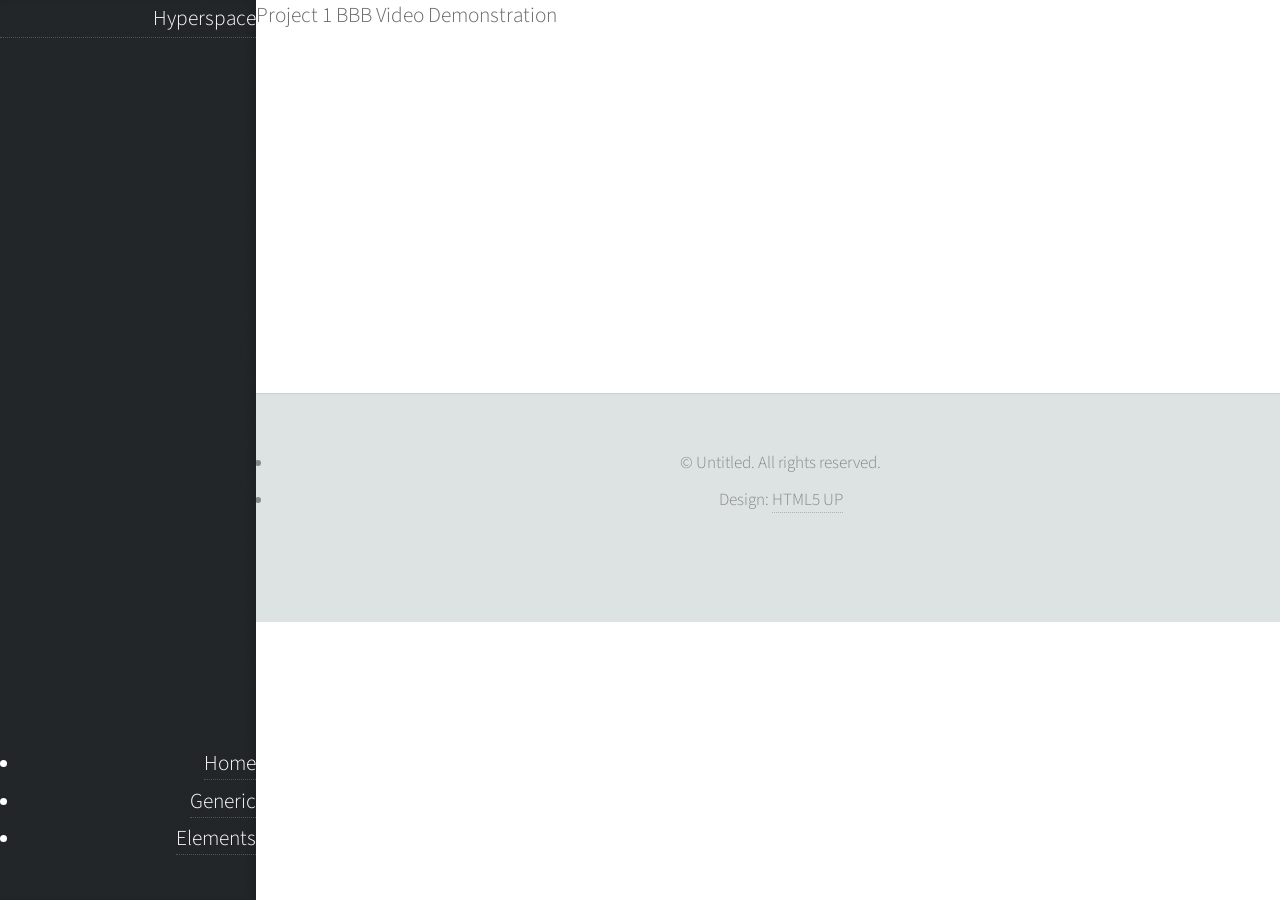
<file: project1 - Copy.html>
<!DOCTYPE HTML>
<!--
	Hyperspace by HTML5 UP
	html5up.net | @ajlkn
	Free for personal and commercial use under the CCA 3.0 license (html5up.net/license)
-->
<html>
	<head>
		<title>Project 1 by Zelin and Jacob</title>
		<meta charset="utf-8" />
		<meta name="viewport" content="width=device-width, initial-scale=1, user-scalable=no" />
		<link rel="stylesheet" href="assets/css/main.css" />
		<noscript><link rel="stylesheet" href="assets/css/noscript.css" /></noscript>
	</head>
	<body class="is-preload">

		<!-- Header -->
			<header id="header">
				<a href="index.html" class="title">Hyperspace</a>
				<nav>
					<ul>
						<li><a href="index.html">Home</a></li>
						<li><a href="generic.html" class="active">Generic</a></li>
						<li><a href="elements.html">Elements</a></li>
					</ul>
				</nav>
			</header>

		<!-- Wrapper -->
			<div id="wrapper">

				<!-- Main -->
					<section id="main" class="wrapper">
						<div class="inner">
							<h1 class="major">Project 1 BBB Video Demonstration</h1>
							<iframe width="560" height="315" src="https://www.youtube.com/embed/jS_ZfiJvKKc" title="YouTube video player" frameborder="0" allow="accelerometer; autoplay; clipboard-write; encrypted-media; gyroscope; picture-in-picture; web-share" allowfullscreen></iframe>
						</div>
					</section>

			</div>

		<!-- Footer -->
			<footer id="footer" class="wrapper alt">
				<div class="inner">
					<ul class="menu">
						<li>&copy; Untitled. All rights reserved.</li><li>Design: <a href="http://html5up.net">HTML5 UP</a></li>
					</ul>
				</div>
			</footer>

		<!-- Scripts -->
			<script src="assets/js/jquery.min.js"></script>
			<script src="assets/js/jquery.scrollex.min.js"></script>
			<script src="assets/js/jquery.scrolly.min.js"></script>
			<script src="assets/js/browser.min.js"></script>
			<script src="assets/js/breakpoints.min.js"></script>
			<script src="assets/js/util.js"></script>
			<script src="assets/js/main.js"></script>

	</body>
</html>
</file>
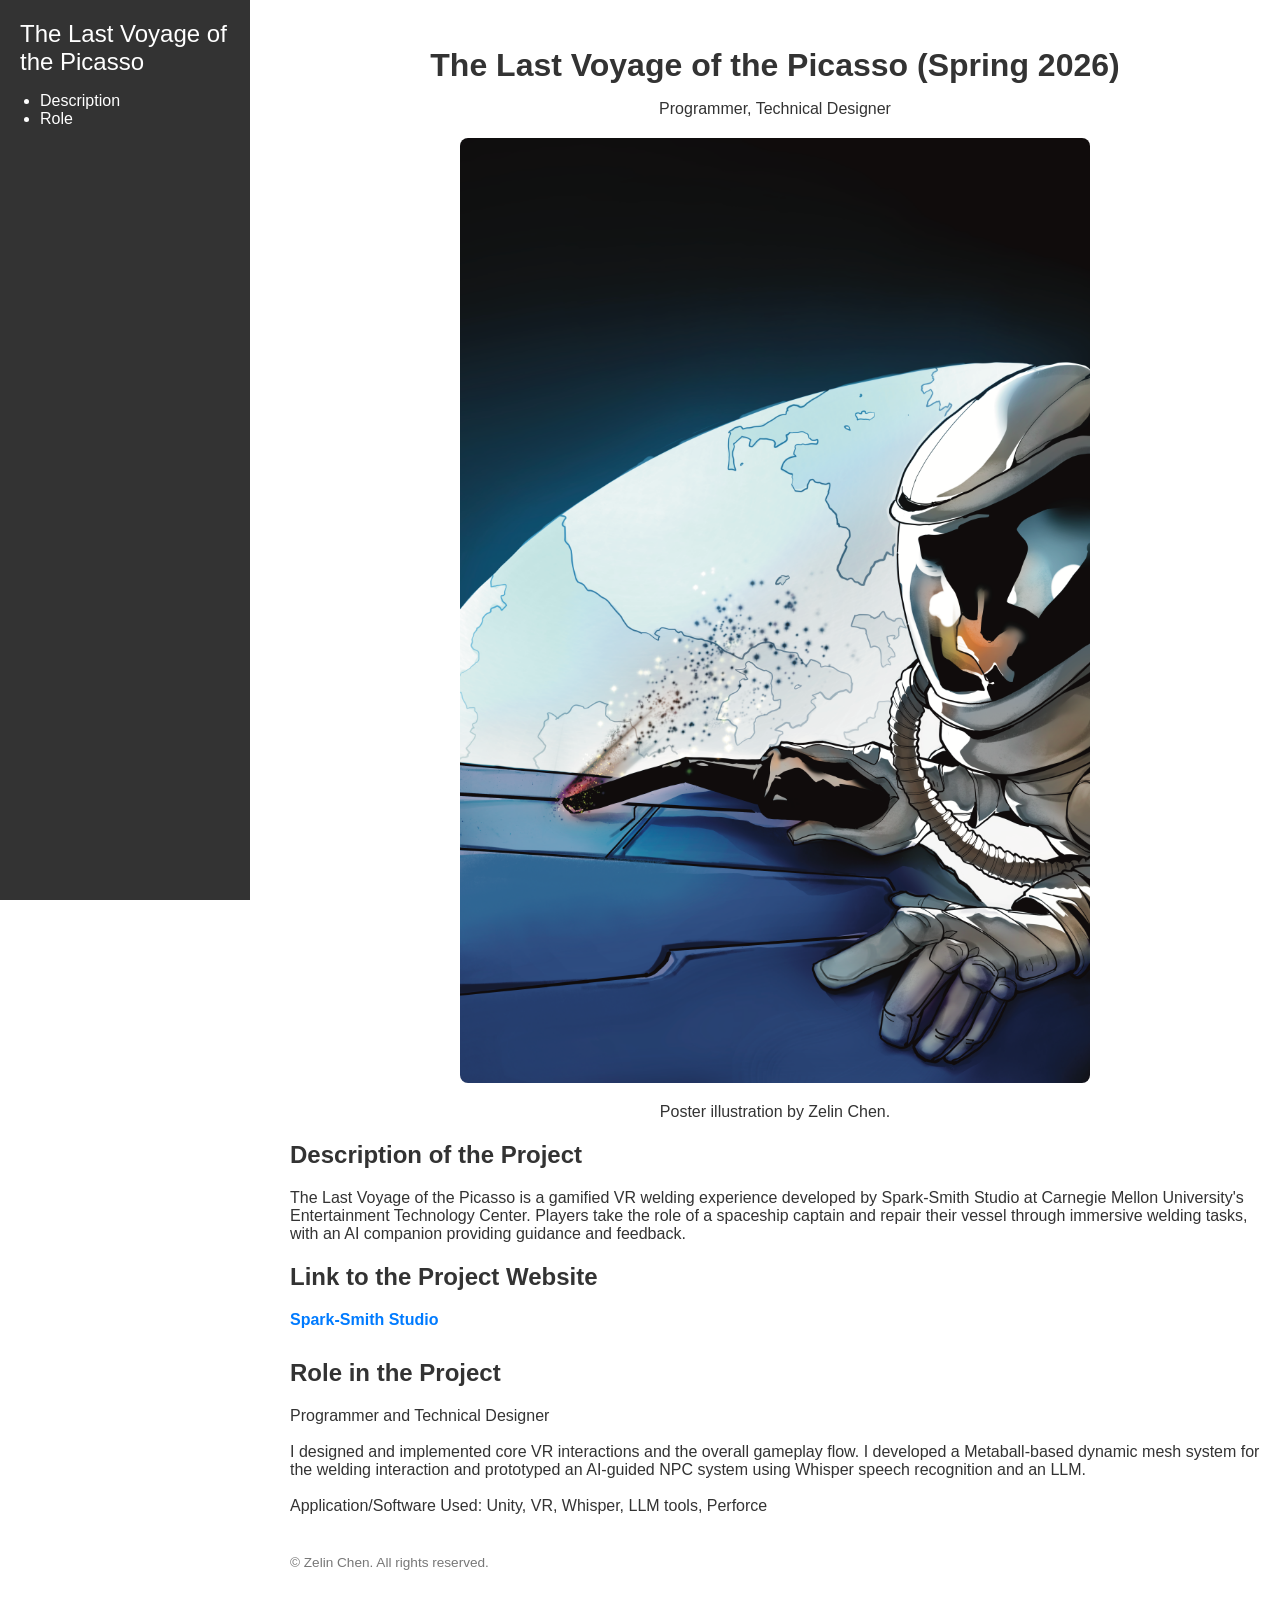
<file: project10.html>
<!DOCTYPE HTML>
<html lang="en">
	<head>
		<title>The Last Voyage of the Picasso</title>
		<meta charset="utf-8" />
		<meta name="viewport" content="width=device-width, initial-scale=1, user-scalable=no" />
		<link rel="stylesheet" href="assets/css/project-simple.css" />
	</head>
	<body>
		<header id="header">
			<a href="index.html" class="title">The Last Voyage of the Picasso</a>
			<nav>
				<ul>
					<li><a href="#description">Description</a></li>
					<li><a href="#role">Role</a></li>
				</ul>
			</nav>
		</header>

		<div id="wrapper">
			<section id="title-section" style="text-align: center; margin-bottom: 20px;">
				<h1 class="major">The Last Voyage of the Picasso (Spring 2026)</h1>
				<p>Programmer, Technical Designer</p>
			</section>

			<section id="project-images" style="text-align: center; margin-bottom: 20px;">
				<img class="project-poster" src="images/ThelastVoyageOfThePicasso Poster Art.png" alt="Poster art for The Last Voyage of the Picasso" />
				<p>Poster illustration by Zelin Chen.</p>
			</section>

			<section id="description">
				<h2>Description of the Project</h2>
				<p>
					The Last Voyage of the Picasso is a gamified VR welding experience developed by Spark-Smith Studio at Carnegie Mellon University's Entertainment Technology Center. Players take the role of a spaceship captain and repair their vessel through immersive welding tasks, with an AI companion providing guidance and feedback.
				</p>
				<h2>Link to the Project Website</h2>
				<p>
					<a href="https://projects.etc.cmu.edu/sparksmith-studio/" target="_blank" rel="noopener" style="text-decoration: none; color: #007bff; font-weight: bold;">Spark-Smith Studio</a>
				</p>
			</section>

			<section id="role">
				<h2>Role in the Project</h2>
				<p>
					Programmer and Technical Designer<br /><br />
					I designed and implemented core VR interactions and the overall gameplay flow. I developed a Metaball-based dynamic mesh system for the welding interaction and prototyped an AI-guided NPC system using Whisper speech recognition and an LLM.<br /><br />
					Application/Software Used: Unity, VR, Whisper, LLM tools, Perforce
				</p>
			</section>

			<footer id="footer">
				<ul><li>&copy; Zelin Chen. All rights reserved.</li></ul>
			</footer>
		</div>
	</body>
</html>
</file>
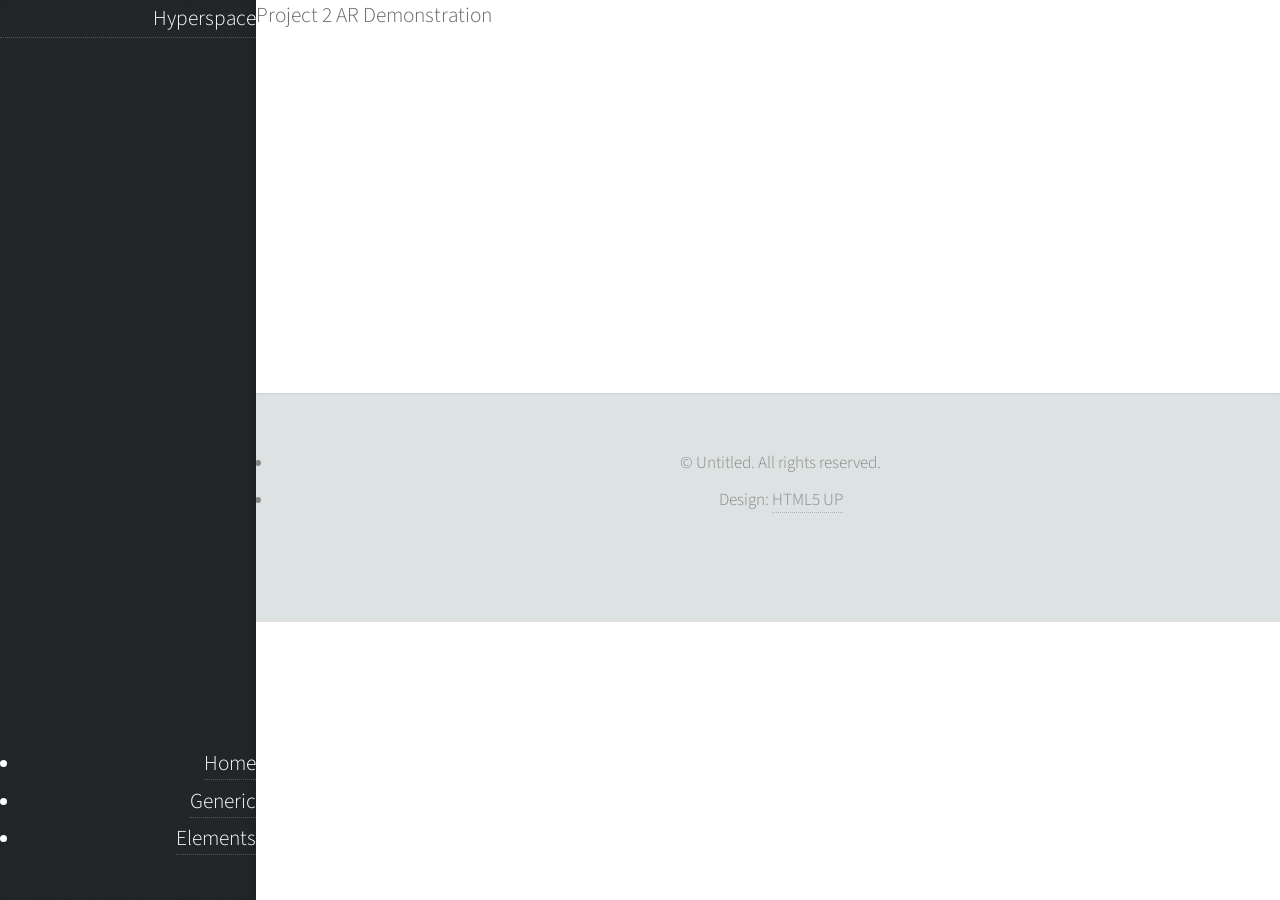
<file: project2 - Copy.html>
<!DOCTYPE HTML>
<!--
	Hyperspace by HTML5 UP
	html5up.net | @ajlkn
	Free for personal and commercial use under the CCA 3.0 license (html5up.net/license)
-->
<html>
	<head>
		<title>Project 2 by Zelin and Justin</title>
		<meta charset="utf-8" />
		<meta name="viewport" content="width=device-width, initial-scale=1, user-scalable=no" />
		<link rel="stylesheet" href="assets/css/main.css" />
		<noscript><link rel="stylesheet" href="assets/css/noscript.css" /></noscript>
	</head>
	<body class="is-preload">

		<!-- Header -->
			<header id="header">
				<a href="index.html" class="title">Hyperspace</a>
				<nav>
					<ul>
						<li><a href="index.html">Home</a></li>
						<li><a href="generic.html" class="active">Generic</a></li>
						<li><a href="elements.html">Elements</a></li>
					</ul>
				</nav>
			</header>

		<!-- Wrapper -->
			<div id="wrapper">

				<!-- Main -->
					<section id="main" class="wrapper">
						<div class="inner">
							<h1 class="major">Project 2 AR Demonstration</h1>
							<iframe width="560" height="315" src="https://www.youtube.com/embed/xBYI1wH3AJw" title="YouTube video player" frameborder="0" allow="accelerometer; autoplay; clipboard-write; encrypted-media; gyroscope; picture-in-picture; web-share" allowfullscreen></iframe>
						</div>
					</section>

			</div>

		<!-- Footer -->
			<footer id="footer" class="wrapper alt">
				<div class="inner">
					<ul class="menu">
						<li>&copy; Untitled. All rights reserved.</li><li>Design: <a href="http://html5up.net">HTML5 UP</a></li>
					</ul>
				</div>
			</footer>

		<!-- Scripts -->
			<script src="assets/js/jquery.min.js"></script>
			<script src="assets/js/jquery.scrollex.min.js"></script>
			<script src="assets/js/jquery.scrolly.min.js"></script>
			<script src="assets/js/browser.min.js"></script>
			<script src="assets/js/breakpoints.min.js"></script>
			<script src="assets/js/util.js"></script>
			<script src="assets/js/main.js"></script>

	</body>
</html>
</file>
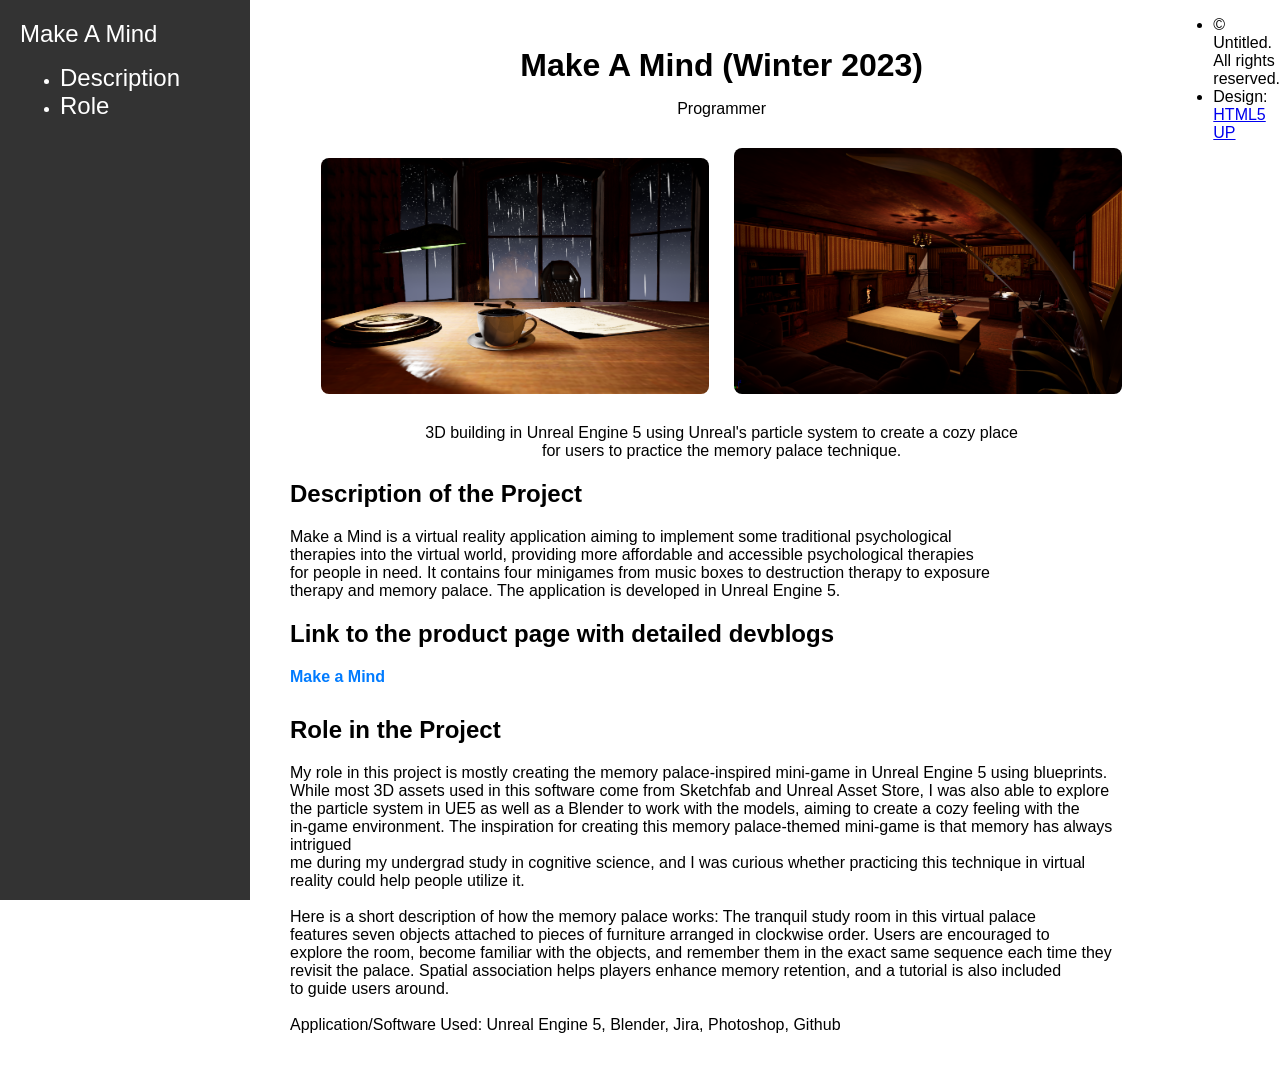
<file: project2.html>
<!DOCTYPE HTML>
<!--
	Hyperspace by HTML5 UP
	html5up.net | @ajlkn
	Free for personal and commercial use under the CCA 3.0 license (html5up.net/license)
-->
<html>
    <head>
        <title>Make a Mind</title>
        <meta charset="utf-8" />
        <meta name="viewport" content="width=device-width, initial-scale=1, user-scalable=no" />
        <style>
            body {
                display: flex;
                margin: 0;
                font-family: Arial, sans-serif;
            }

            #header {
                width: 250px;
                background: #333;
                color: white;
                padding: 20px;
                height: 100vh;
                box-sizing: border-box;
                position: fixed;
                left: 0;
                top: 0;
            }

            #header a {
                color: white;
                text-decoration: none;
                font-size: 1.5em;
            }

            #wrapper {
                margin-left: 270px; /* Account for the header width */
                padding: 20px;
                flex-grow: 1;
            }

            h1.major {
                font-size: 2em;
                margin-bottom: 10px;
            }

            section {
                margin-bottom: 30px;
            }

            img {
                max-width: 100%;
                border-radius: 8px;
            }
        </style>
    </head>
    <body>

        <!-- Header -->
        <header id="header">
            <a href="index.html" class="title">Make A Mind</a>
            <nav>
                <ul>
                    <li><a href="#description">Description</a></li>
                    <li><a href="#role">Role</a></li>
                </ul>
            </nav>
        </header>

        <!-- Wrapper -->
        <div id="wrapper">

            <!-- Project Title -->
            <section id="title-section" style="text-align: center; margin-bottom: 20px;">
                <h1 class="major">Make A Mind (Winter 2023)</h1>
                <p>Programmer</p>
            </section>

			<!-- Project Images -->
			<section id="project-images" style="text-align: center; margin-bottom: 20px;">
				<img src="images/p22.png" alt="Project Image 1" style="max-width: 45%; margin: 10px;" />
				<img src="images/p23.png" alt="Project Image 2" style="max-width: 45%; margin: 10px;" />
				<p> 3D building in Unreal Engine 5 using Unreal's particle system to create a cozy place<br />
					 for users to practice the memory palace technique.
					 <p>
			</section>

            <!-- Description of the Project -->
            <section id="description">
                <h2>Description of the Project</h2>
                <p>
                    Make a Mind is a virtual reality application aiming to implement some traditional psychological<br />
					therapies into the virtual world, providing more affordable and accessible psychological therapies <br />
					for people in need. It contains four minigames from music boxes to destruction therapy to exposure <br />
					therapy and memory palace. The application is developed in Unreal Engine 5.
                </p>
				<h2>Link to the product page with detailed devblogs</h2>
    			<p>
        			<a href="https://yonghuan-hu.github.io/make-a-mind/index.html" target="_blank" style="text-decoration: none; color: #007bff; font-weight: bold;">
            		Make a Mind
        			</a>
    			</p>
            </section>

            <!-- Role in the Project -->
            <section id="role">
                <h2>Role in the Project</h2>
                <p>
                    My role in this project is mostly creating the memory palace-inspired mini-game in Unreal Engine 5 using blueprints.<br />
                    While most 3D assets used in this software come from Sketchfab and Unreal Asset Store, I was also able to explore <br />
                    the particle system in UE5 as well as a Blender to work with the models, aiming to create a cozy feeling with the <br />
                    in-game environment. The inspiration for creating this memory palace-themed mini-game is that memory has always intrigued<br />
                    me during my undergrad study in cognitive science, and I was curious whether practicing this technique in virtual <br />
                    reality could help people utilize it.<br />
					<br />
					Here is a short description of how the memory palace works: The tranquil study room in this virtual palace <br />
					features seven objects attached to pieces of furniture arranged in clockwise order. Users are encouraged to <br />
					explore the room, become familiar with the objects, and remember them in the exact same sequence each time they <br />
					revisit the palace. Spatial association helps players enhance memory retention, and a tutorial is also included <br />
					to guide users around.<br />
                    <br />
                    Application/Software Used: Unreal Engine 5, Blender, Jira, Photoshop, Github<br />
                </p>
            </section>

        </div>

		<!-- Footer -->
			<footer id="footer" class="wrapper alt">
				<div class="inner">
					<ul class="menu">
						<li>&copy; Untitled. All rights reserved.</li><li>Design: <a href="http://html5up.net">HTML5 UP</a></li>
					</ul>
				</div>
			</footer>

		<!-- Scripts -->
			<script src="assets/js/jquery.min.js"></script>
			<script src="assets/js/jquery.scrollex.min.js"></script>
			<script src="assets/js/jquery.scrolly.min.js"></script>
			<script src="assets/js/browser.min.js"></script>
			<script src="assets/js/breakpoints.min.js"></script>
			<script src="assets/js/util.js"></script>
			<script src="assets/js/main.js"></script>

	</body>
</html>
</file>
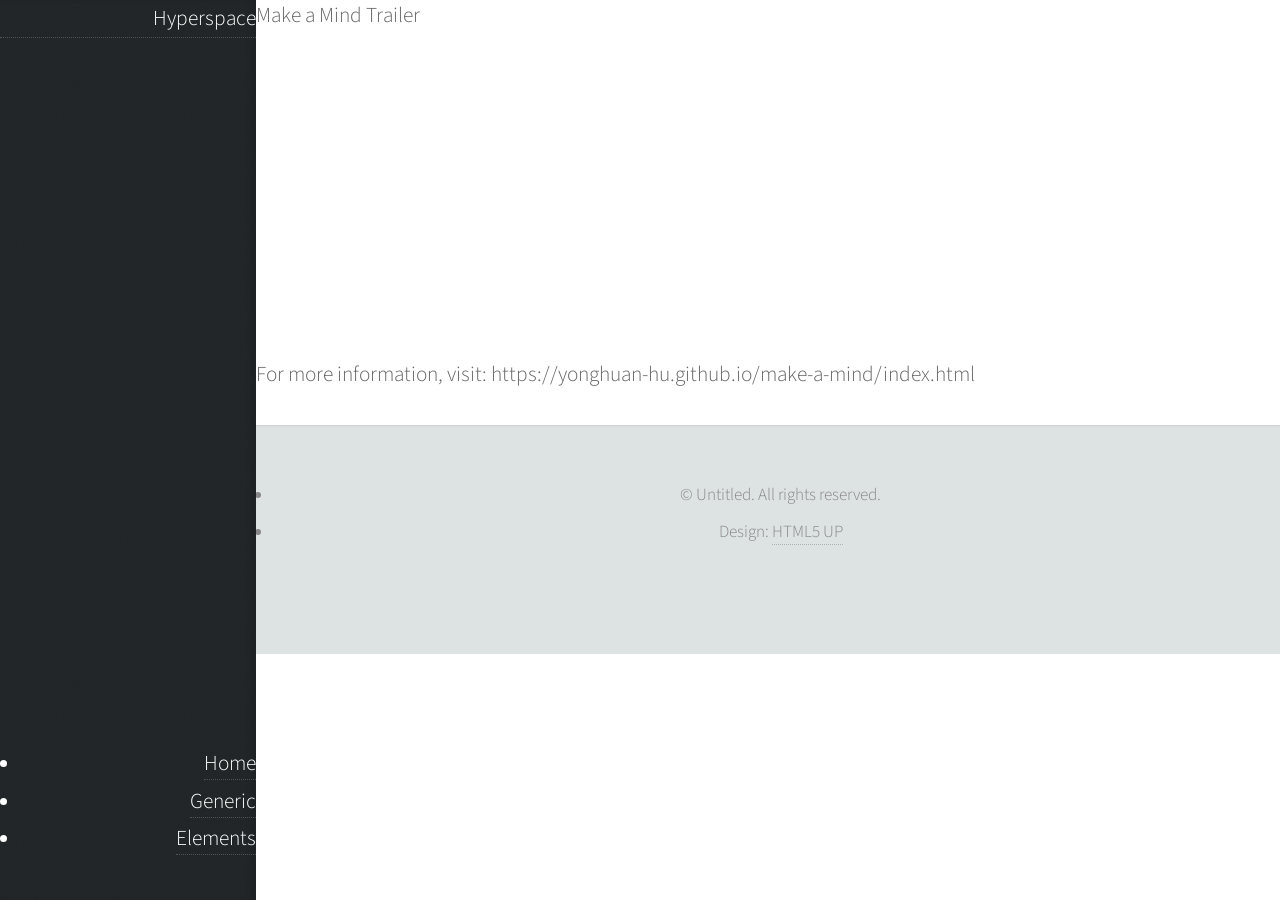
<file: project3 - Copy.html>
<!DOCTYPE HTML>
<!--
	Hyperspace by HTML5 UP
	html5up.net | @ajlkn
	Free for personal and commercial use under the CCA 3.0 license (html5up.net/license)
-->
<html>
	<head>
		<title>Project 2 by Zelin and Justin</title>
		<meta charset="utf-8" />
		<meta name="viewport" content="width=device-width, initial-scale=1, user-scalable=no" />
		<link rel="stylesheet" href="assets/css/main.css" />
		<noscript><link rel="stylesheet" href="assets/css/noscript.css" /></noscript>
	</head>
	<body class="is-preload">

		<!-- Header -->
			<header id="header">
				<a href="index.html" class="title">Hyperspace</a>
				<nav>
					<ul>
						<li><a href="index.html">Home</a></li>
						<li><a href="generic.html" class="active">Generic</a></li>
						<li><a href="elements.html">Elements</a></li>
					</ul>
				</nav>
			</header>

		<!-- Wrapper -->
			<div id="wrapper">

				<!-- Main -->
					<section id="main" class="wrapper">
						<div class="inner">
							<h1 class="major">Make a Mind Trailer</h1>
							<iframe width="560" height="315" src="https://www.youtube.com/embed/igZWgLXdjYE" title="YouTube video player" frameborder="0" allow="accelerometer; autoplay; clipboard-write; encrypted-media; gyroscope; picture-in-picture; web-share" allowfullscreen></iframe>
						</div>
					</section>

			</div>

            <div id="wrapper">

				<!-- Main -->
					<section id="main" class="wrapper">
						<div class="inner">
							<h1 class="major">For more information, visit: https://yonghuan-hu.github.io/make-a-mind/index.html </h1>
						</div>
					</section>

			</div>

		<!-- Footer -->
			<footer id="footer" class="wrapper alt">
				<div class="inner">
					<ul class="menu">
						<li>&copy; Untitled. All rights reserved.</li><li>Design: <a href="http://html5up.net">HTML5 UP</a></li>
					</ul>
				</div>
			</footer>

		<!-- Scripts -->
			<script src="assets/js/jquery.min.js"></script>
			<script src="assets/js/jquery.scrollex.min.js"></script>
			<script src="assets/js/jquery.scrolly.min.js"></script>
			<script src="assets/js/browser.min.js"></script>
			<script src="assets/js/breakpoints.min.js"></script>
			<script src="assets/js/util.js"></script>
			<script src="assets/js/main.js"></script>

	</body>
</html>
</file>
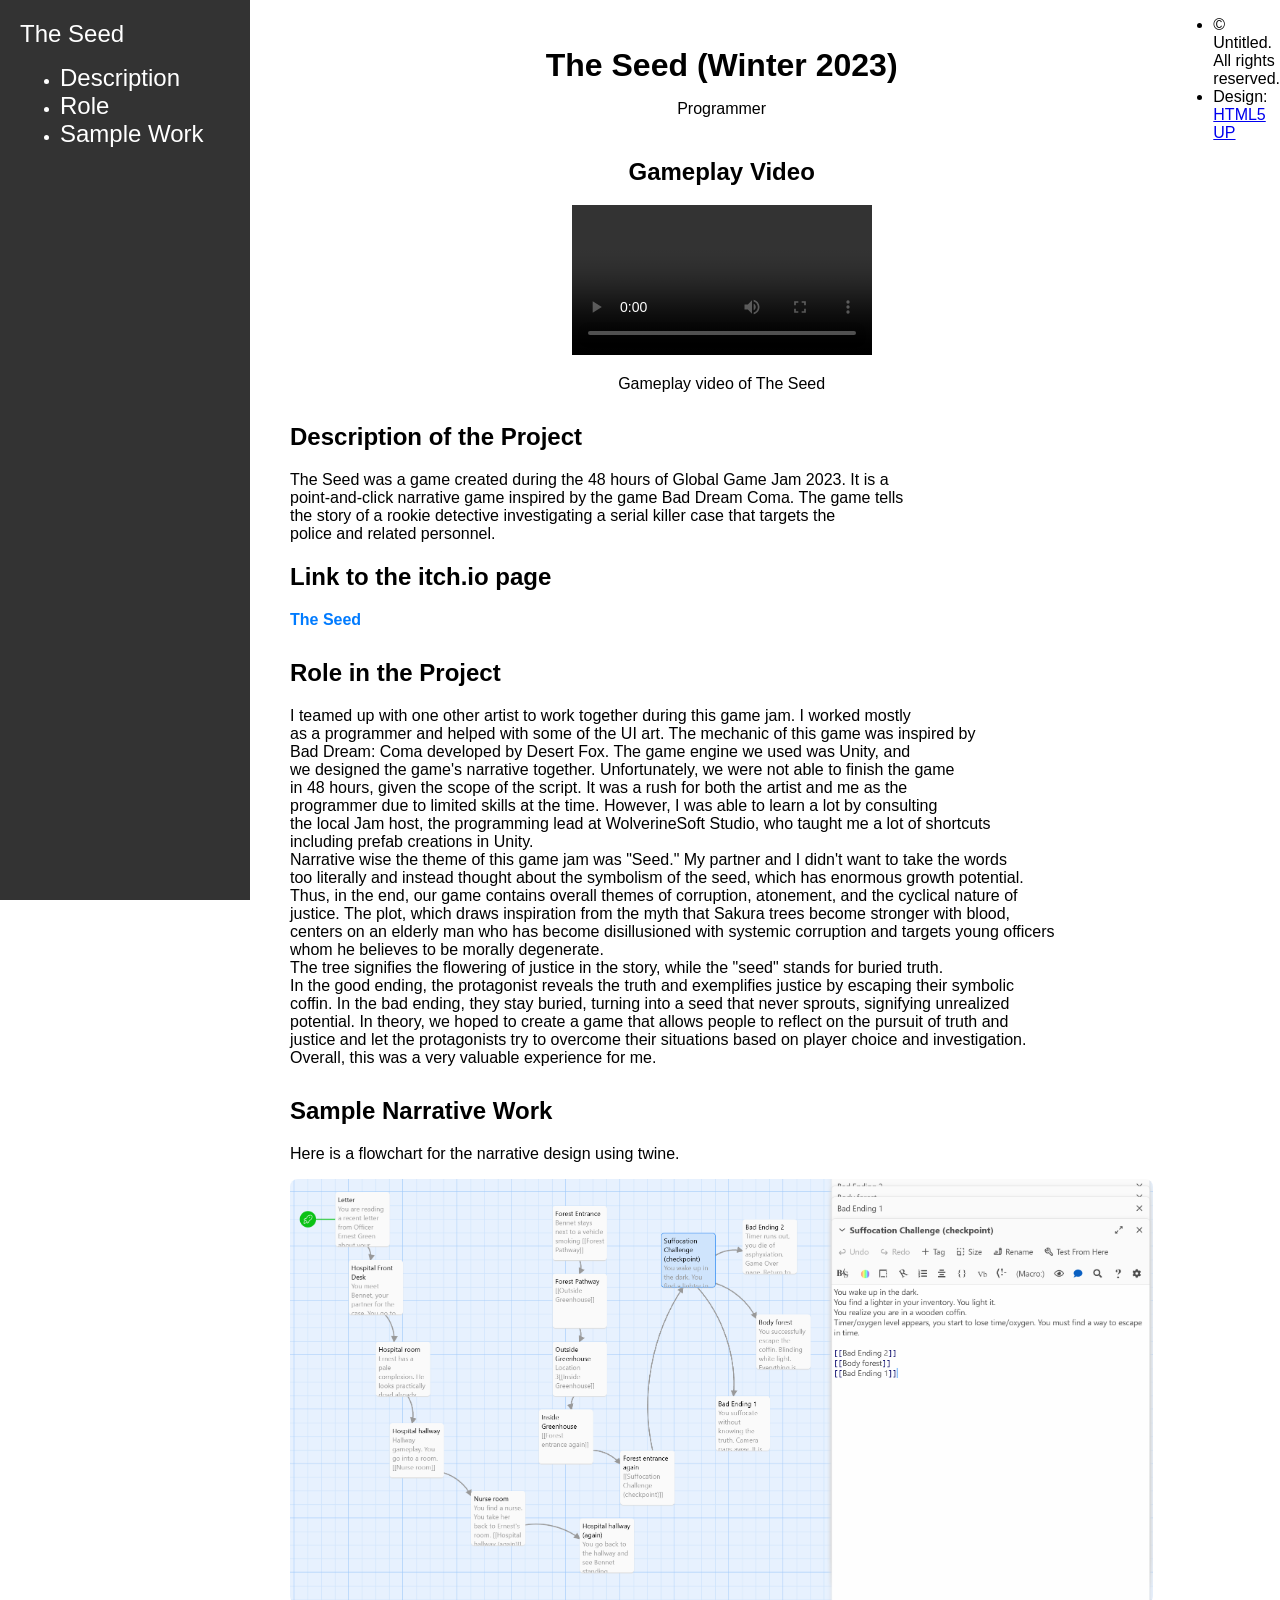
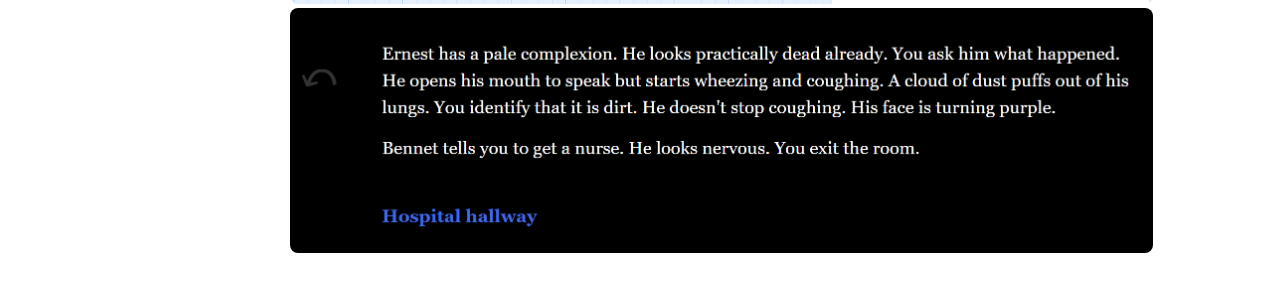
<file: project4.html>
<!DOCTYPE HTML>
<!--
	Hyperspace by HTML5 UP
	html5up.net | @ajlkn
	Free for personal and commercial use under the CCA 3.0 license (html5up.net/license)
-->
<html>
    <head>
        <title>The Seed</title>
        <meta charset="utf-8" />
        <meta name="viewport" content="width=device-width, initial-scale=1, user-scalable=no" />
        <style>
            body {
                display: flex;
                margin: 0;
                font-family: Arial, sans-serif;
            }

            #header {
                width: 250px;
                background: #333;
                color: white;
                padding: 20px;
                height: 100vh;
                box-sizing: border-box;
                position: fixed;
                left: 0;
                top: 0;
            }

            #header a {
                color: white;
                text-decoration: none;
                font-size: 1.5em;
            }

            #wrapper {
                margin-left: 270px; /* Account for the header width */
                padding: 20px;
                flex-grow: 1;
            }

            h1.major {
                font-size: 2em;
                margin-bottom: 10px;
            }

            section {
                margin-bottom: 30px;
            }

            img {
                max-width: 100%;
                border-radius: 8px;
            }
        </style>
    </head>
    <body>

        <!-- Header -->
        <header id="header">
            <a href="index.html" class="title">The Seed</a>
            <nav>
                <ul>
                    <li><a href="#description">Description</a></li>
                    <li><a href="#role">Role</a></li>
                    <li><a href="#sample-narrative-work">Sample Work</a></li>
                </ul>
            </nav>
        </header>

        <!-- Wrapper -->
        <div id="wrapper">

            <!-- Project Title -->
            <section id="title-section" style="text-align: center; margin-bottom: 20px;">
                <h1 class="major">The Seed (Winter 2023)</h1>
                <p>Programmer</p>
            </section>

			<!-- Video Section -->
			<section id="video-section" style="text-align: center; margin-top: 40px;">
    		<h2>Gameplay Video</h2>
    		<video controls style="max-width: 100%; height: auto;">
    	    <source src="images/Seed.MP4" type="video/mp4">
   		 </video>
   			 <p>Gameplay video of The Seed</p>
			</section>

            <!-- Description of the Project -->
            <section id="description">
                <h2>Description of the Project</h2>
                <p>
                    The Seed was a game created during the 48 hours of Global Game Jam 2023. It is a </br>
					point-and-click narrative game inspired by the game Bad Dream Coma. The game tells </br>
					the story of a rookie detective investigating a serial killer case that targets the </br>
					police and related personnel. 
                </p>
				<h2>Link to the itch.io page</h2>
    			<p>
        			<a href="https://globalgamejam.org/2023/games/seed-5" target="_blank" style="text-decoration: none; color: #007bff; font-weight: bold;">
            		The Seed
        			</a>
    			</p>
            </section>

            <!-- Role in the Project -->
            <section id="role">
                <h2>Role in the Project</h2>
                <p>
                    I teamed up with one other artist to work together during this game jam. I worked mostly </br>
					as a programmer and helped with some of the UI art. The mechanic of this game was inspired by </br>
                    Bad Dream: Coma developed by Desert Fox. The game engine we used was Unity, and </br>
					we designed the game's narrative together. Unfortunately, we were not able to finish the game </br>
					in 48 hours, given the scope of the script. It was a rush for both the artist and me as the </br>
					programmer due to limited skills at the time. However, I was able to learn a lot by consulting </br>
                    the local Jam host, the programming lead at WolverineSoft Studio, who taught me a lot of shortcuts </br>
                    including prefab creations in Unity.</br>
                    Narrative wise the theme of this game jam was "Seed." My partner and I didn't want to take the words </br>
                    too literally and instead thought about the symbolism of the seed, which has enormous growth potential. </br>
                    Thus, in the end, our game contains overall themes of corruption, atonement, and the cyclical nature of </br>
                    justice. The plot, which draws inspiration from the myth that Sakura trees become stronger with blood, </br>
                    centers on an elderly man who has become disillusioned with systemic corruption and targets young officers </br>
                    whom he believes to be morally degenerate.</br>
                    The tree signifies the flowering of justice in the story, while the "seed" stands for buried truth. </br>
                    In the good ending, the protagonist reveals the truth and exemplifies justice by escaping their symbolic </br>
                    coffin. In the bad ending, they stay buried, turning into a seed that never sprouts, signifying unrealized </br>
                    potential. In theory, we hoped to create a game that allows people to reflect on the pursuit of truth and </br>
                    justice and let the protagonists try to overcome their situations based on player choice and investigation.  </br>
                    Overall, this was a very valuable experience for me.
                </p>
            </section>

            <!-- Sample Work -->
            <section id="sample-narrative-work">
                <h2>Sample Narrative Work</h2>
				<p>
                    Here is a flowchart for the narrative design using twine.
                </p>
                <img src="images/Twine1.png" alt="Flowchart" />
				<img src="images/T2.png" alt="Sample Narrative" />

            </section>

        </div>

		<!-- Footer -->
			<footer id="footer" class="wrapper alt">
				<div class="inner">
					<ul class="menu">
						<li>&copy; Untitled. All rights reserved.</li><li>Design: <a href="http://html5up.net">HTML5 UP</a></li>
					</ul>
				</div>
			</footer>

		<!-- Scripts -->
			<script src="assets/js/jquery.min.js"></script>
			<script src="assets/js/jquery.scrollex.min.js"></script>
			<script src="assets/js/jquery.scrolly.min.js"></script>
			<script src="assets/js/browser.min.js"></script>
			<script src="assets/js/breakpoints.min.js"></script>
			<script src="assets/js/util.js"></script>
			<script src="assets/js/main.js"></script>

	</body>
</html>
</file>
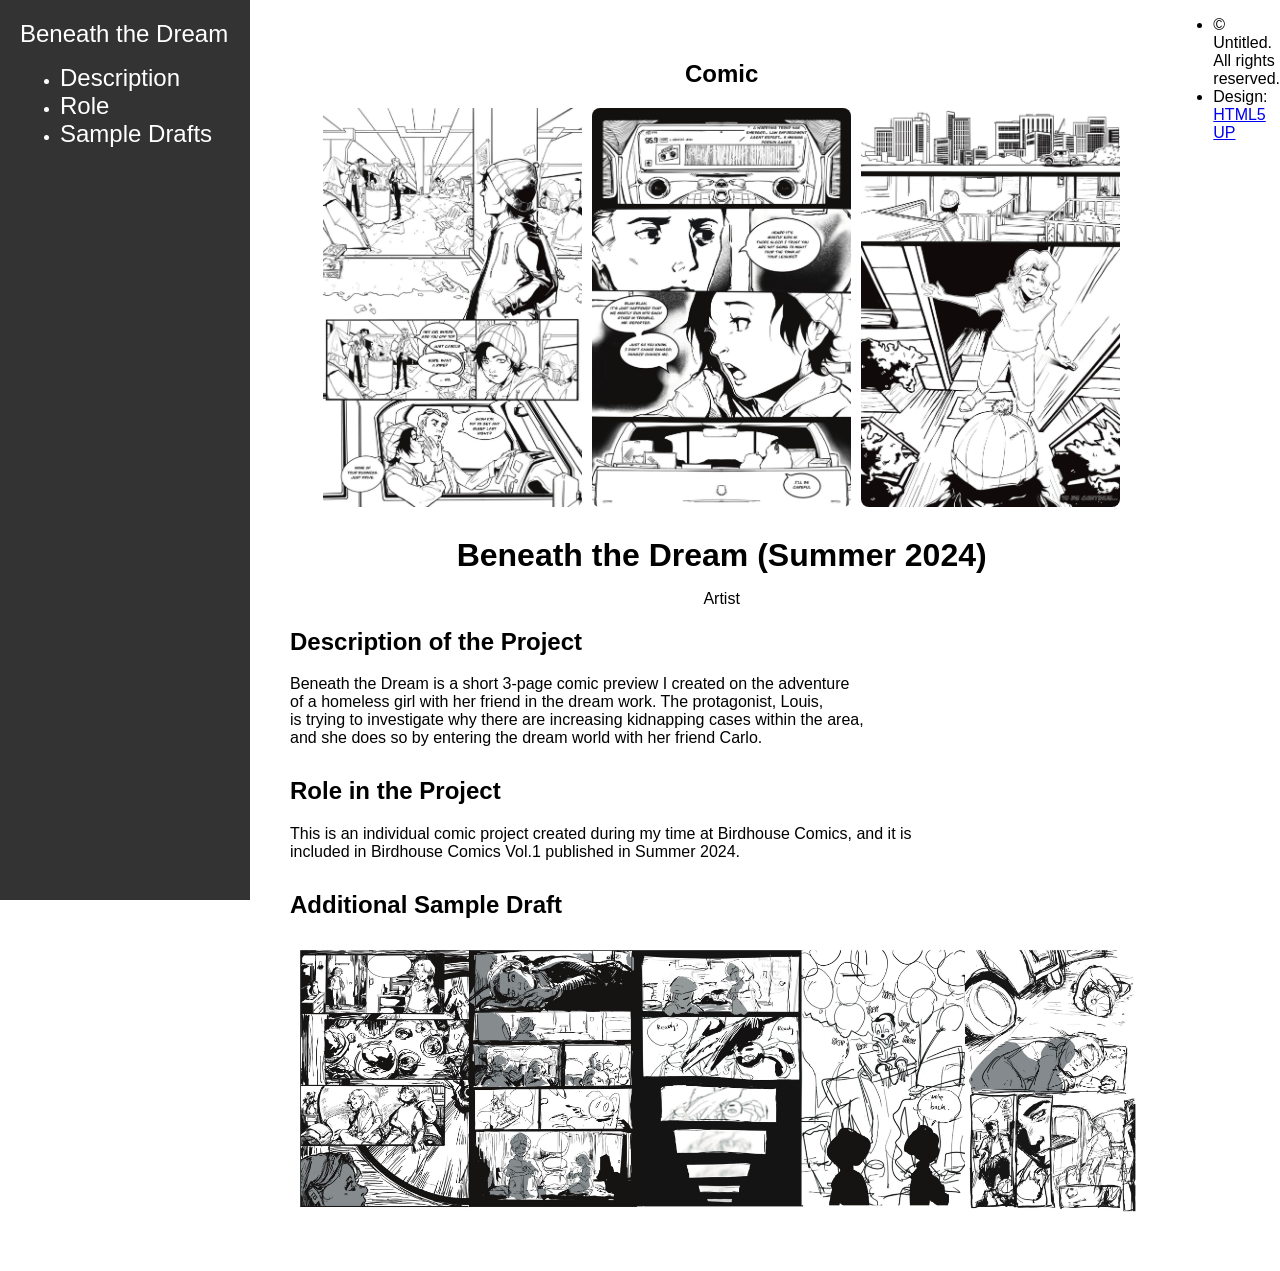
<file: project5.html>
<!DOCTYPE HTML>
<!--
	Hyperspace by HTML5 UP
	html5up.net | @ajlkn
	Free for personal and commercial use under the CCA 3.0 license (html5up.net/license)
-->
<html>
    <head>
        <title>Beneath the Dream</title>
        <meta charset="utf-8" />
        <meta name="viewport" content="width=device-width, initial-scale=1, user-scalable=no" />
        <style>
            body {
                display: flex;
                margin: 0;
                font-family: Arial, sans-serif;
            }

            #header {
                width: 250px;
                background: #333;
                color: white;
                padding: 20px;
                height: 100vh;
                box-sizing: border-box;
                position: fixed;
                left: 0;
                top: 0;
            }

            #header a {
                color: white;
                text-decoration: none;
                font-size: 1.5em;
            }

            #wrapper {
                margin-left: 270px; /* Account for the header width */
                padding: 20px;
                flex-grow: 1;
            }

            h1.major {
                font-size: 2em;
                margin-bottom: 10px;
            }

            section {
                margin-bottom: 30px;
            }

            img {
                max-width: 100%;
                border-radius: 8px;
            }
        </style>
    </head>
    <body>

        <!-- Header -->
        <header id="header">
            <a href="index.html" class="title">Beneath the Dream</a>
            <nav>
                <ul>
                    <li><a href="#description">Description</a></li>
                    <li><a href="#role">Role</a></li>
					<li><a href="#work">Sample Drafts</a></li>
                </ul>
            </nav>
        </header>

        <!-- Wrapper -->
        <div id="wrapper">

			<!-- Images Section -->
		<section id="images-section" style="text-align: center; margin-top: 40px;">
    		<h2>Comic</h2>
   		 <div style="display: flex; justify-content: center; gap: 10px; flex-wrap: wrap;">
    		    <img src="images/b1.jpg" alt="Image 1" style="max-width: 30%; height: auto;" />
    		    <img src="images/b2.jpg" alt="Image 2" style="max-width: 30%; height: auto;" />
    		    <img src="images/b3.jpg" alt="Image 3" style="max-width: 30%; height: auto;" />
   		 </div>
		</section>	
            <!-- Project Title -->
            <section id="title-section" style="text-align: center; margin-bottom: 20px;">
                <h1 class="major">Beneath the Dream (Summer 2024)</h1>
                <p>Artist</p>
            </section>

            <!-- Description of the Project -->
            <section id="description">
                <h2>Description of the Project</h2>
                <p>
                    Beneath the Dream is a short 3-page comic preview I created on the adventure </br>
					of a homeless girl with her friend in the dream work. The protagonist, Louis, </br>
					is trying to investigate why there are increasing kidnapping cases within the area, </br>
					and she does so by entering the dream world with her friend Carlo.
    			</p>
            </section>

            <!-- Role in the Project -->
            <section id="role">
                <h2>Role in the Project</h2>
                <p>
                    This is an individual comic project created during my time at Birdhouse Comics, and it is </br>
                    included in Birdhouse Comics Vol.1 published in Summer 2024.
                </p>
            </section>

			 <!-- Sample Work -->
			 <section id="work">
                <h2>Additional Sample Draft</h2>
                <img src="images/b4.jpg" alt="Concepts and game assets" />
            </section>

        </div>

		<!-- Footer -->
			<footer id="footer" class="wrapper alt">
				<div class="inner">
					<ul class="menu">
						<li>&copy; Untitled. All rights reserved.</li><li>Design: <a href="http://html5up.net">HTML5 UP</a></li>
					</ul>
				</div>
			</footer>

		<!-- Scripts -->
			<script src="assets/js/jquery.min.js"></script>
			<script src="assets/js/jquery.scrollex.min.js"></script>
			<script src="assets/js/jquery.scrolly.min.js"></script>
			<script src="assets/js/browser.min.js"></script>
			<script src="assets/js/breakpoints.min.js"></script>
			<script src="assets/js/util.js"></script>
			<script src="assets/js/main.js"></script>

	</body>
</html>
</file>
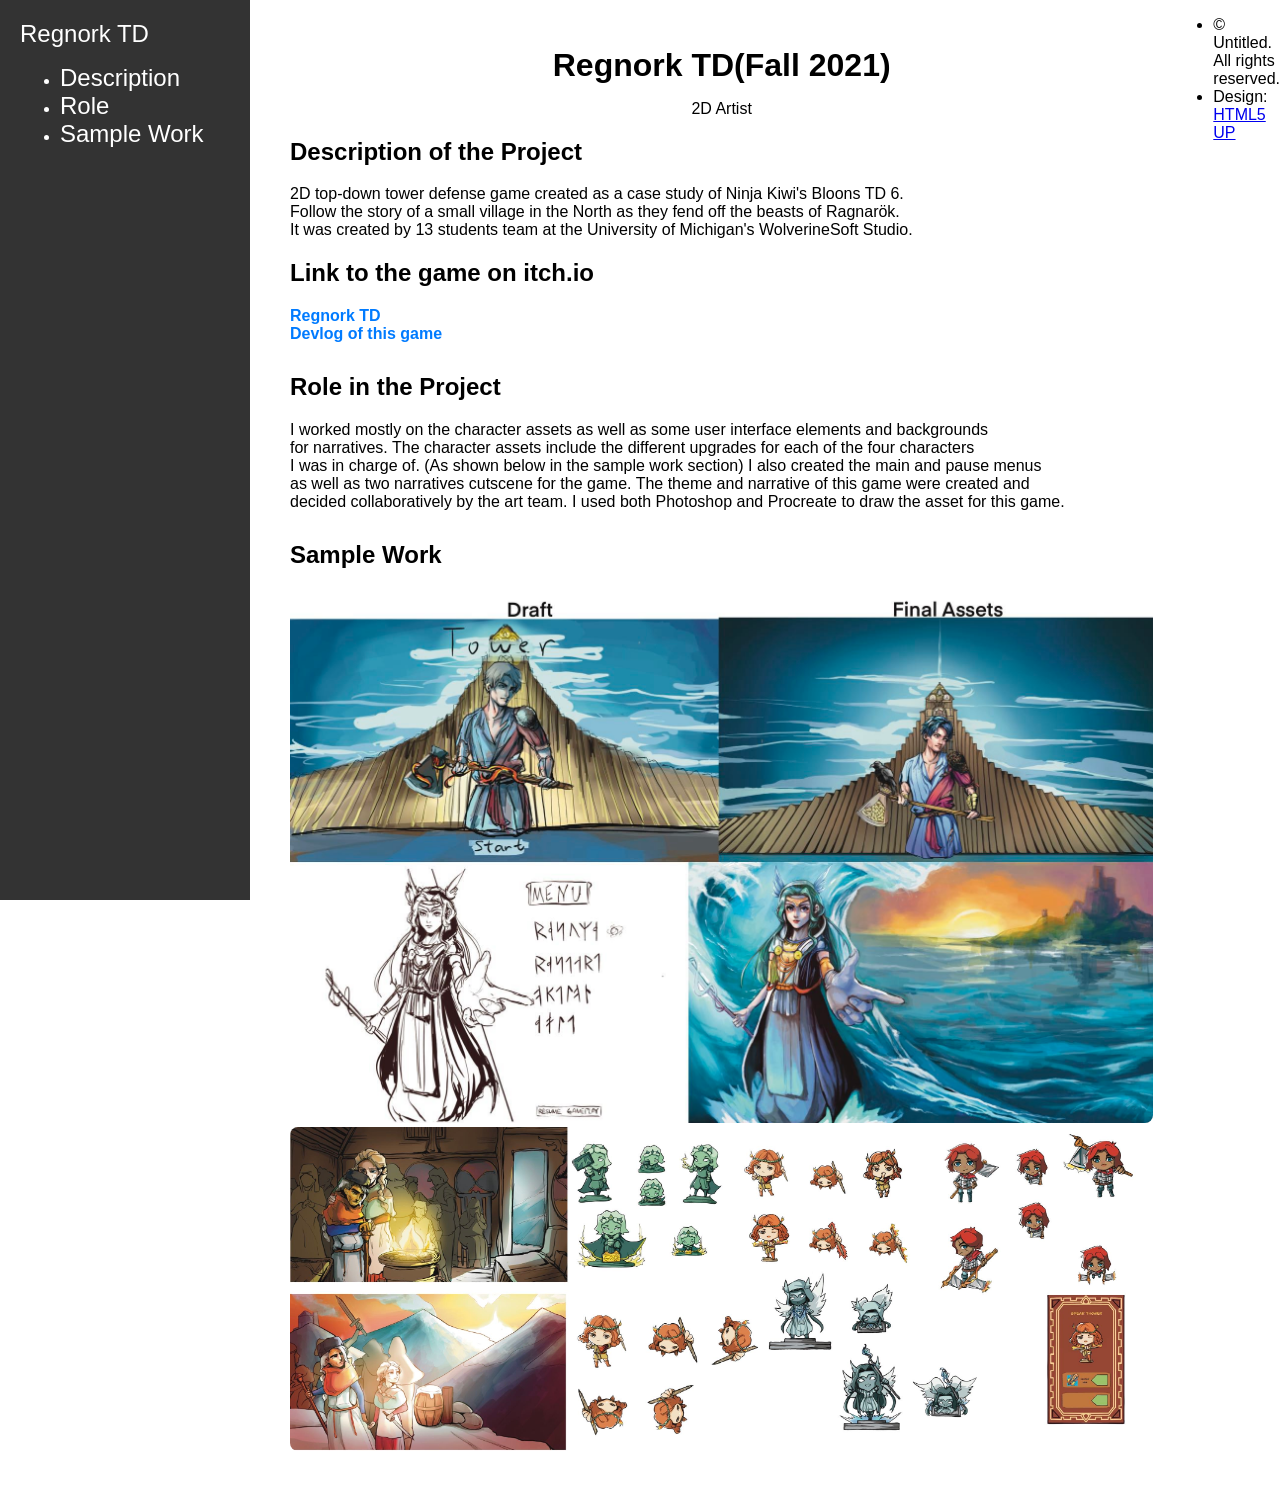
<file: project7.html>
<!DOCTYPE HTML>
<!--
	Hyperspace by HTML5 UP
	html5up.net | @ajlkn
	Free for personal and commercial use under the CCA 3.0 license (html5up.net/license)
-->
<html>
    <head>
        <title>Regnork TD</title>
        <meta charset="utf-8" />
        <meta name="viewport" content="width=device-width, initial-scale=1, user-scalable=no" />
        <style>
            body {
                display: flex;
                margin: 0;
                font-family: Arial, sans-serif;
            }

            #header {
                width: 250px;
                background: #333;
                color: white;
                padding: 20px;
                height: 100vh;
                box-sizing: border-box;
                position: fixed;
                left: 0;
                top: 0;
            }

            #header a {
                color: white;
                text-decoration: none;
                font-size: 1.5em;
            }

            #wrapper {
                margin-left: 270px; /* Account for the header width */
                padding: 20px;
                flex-grow: 1;
            }

            h1.major {
                font-size: 2em;
                margin-bottom: 10px;
            }

            section {
                margin-bottom: 30px;
            }

            img {
                max-width: 100%;
                border-radius: 8px;
            }
        </style>
    </head>
    <body>

        <!-- Header -->
        <header id="header">
            <a href="index.html" class="title">Regnork TD</a>
            <nav>
                <ul>
                    <li><a href="#description">Description</a></li>
                    <li><a href="#role">Role</a></li>
                    <li><a href="#sample-work">Sample Work</a></li>
                </ul>
            </nav>
        </header>

        <!-- Wrapper -->
        <div id="wrapper">

            <!-- Project Title -->
            <section id="title-section" style="text-align: center; margin-bottom: 20px;">
                <h1 class="major">Regnork TD(Fall 2021)</h1>
                <p>2D Artist</p>
            </section>

            <!-- Description of the Project -->
            <section id="description">
                <h2>Description of the Project</h2>
                <p>
                    2D top-down tower defense game created as a case study of Ninja Kiwi's Bloons TD 6. <br />
					Follow the story of a small village in the North as they fend off the beasts of Ragnarök.<br />
                    It was created by 13 students team at the University of Michigan's WolverineSoft Studio.<br />
                </p>
				<h2>Link to the game on itch.io</h2>
    			<p>
        			<a href="https://wolverinesoft-studio.itch.io/ragnarok-td" target="_blank" style="text-decoration: none; color: #007bff; font-weight: bold;">
            		Regnork TD
        			</a>
					<br />
					<a href="https://zelinc2.wixsite.com/dev-blog/home" target="_blank" style="text-decoration: none; color: #007bff; font-weight: bold;">
					Devlog of this game
					</a>
    			</p>
            </section>

            <!-- Role in the Project -->
            <section id="role">
                <h2>Role in the Project</h2>
                <p>
                    I worked mostly on the character assets as well as some user interface elements and backgrounds <br />
					for narratives. The character assets include the different upgrades for each of the four characters <br />
					I was in charge of. (As shown below in the sample work section) I also created the main and pause menus <br />
					as well as two narratives cutscene for the game. The theme and narrative of this game were created and <br />
					decided collaboratively by the art team. I used both Photoshop and Procreate to draw the asset for this game.
                </p>
            </section>

            <!-- Sample Work -->
            <section id="sample-work">
                <h2>Sample Work</h2>
                <img src="images/r1.jpg" alt="Main and Pause Menu" />
				<img src="images/r2.jpg" alt="Character assets and concept art" />
            </section>

        </div>

		<!-- Footer -->
			<footer id="footer" class="wrapper alt">
				<div class="inner">
					<ul class="menu">
						<li>&copy; Untitled. All rights reserved.</li><li>Design: <a href="http://html5up.net">HTML5 UP</a></li>
					</ul>
				</div>
			</footer>

		<!-- Scripts -->
			<script src="assets/js/jquery.min.js"></script>
			<script src="assets/js/jquery.scrollex.min.js"></script>
			<script src="assets/js/jquery.scrolly.min.js"></script>
			<script src="assets/js/browser.min.js"></script>
			<script src="assets/js/breakpoints.min.js"></script>
			<script src="assets/js/util.js"></script>
			<script src="assets/js/main.js"></script>

	</body>
</html>
</file>
<file: assets/css/project-simple.css>
body {
	display: flex;
	margin: 0;
	font-family: Arial, sans-serif;
	color: #333;
}

#header {
	width: 250px;
	background: #333;
	color: white;
	padding: 20px;
	height: 100vh;
	box-sizing: border-box;
	position: fixed;
	left: 0;
	top: 0;
}

#header a {
	color: white;
	text-decoration: none;
}

#header > .title {
	font-size: 1.5em;
}

#header nav ul {
	padding-left: 20px;
}

#header nav a {
	font-size: 1em;
}

#wrapper {
	margin-left: 270px;
	padding: 20px;
	flex-grow: 1;
	min-width: 0;
}

h1.major {
	font-size: 2em;
	margin-bottom: 10px;
}

section {
	margin-bottom: 30px;
}

img,
video {
	max-width: 100%;
	height: auto;
	border-radius: 8px;
}

.project-poster {
	width: 65%;
	max-width: 800px;
}

.media-grid {
	display: grid;
	grid-template-columns: repeat(2, minmax(0, 1fr));
	gap: 20px;
}

.media-block {
	min-width: 0;
}

.media-block h3 {
	margin-bottom: 8px;
}

#footer {
	color: #777;
	font-size: 0.85em;
	margin-top: 40px;
}

#footer ul {
	list-style: none;
	padding: 0;
}

@media screen and (max-width: 760px) {
	body {
		display: block;
	}

	#header {
		position: relative;
		width: 100%;
		height: auto;
	}

	#wrapper {
		margin-left: 0;
	}

	.media-grid {
		grid-template-columns: 1fr;
	}

	.project-poster {
		width: 100%;
	}
}
</file>
<file: assets/css/main.css>
@import url("fontawesome-all.min.css");
@import url("https://fonts.googleapis.com/css?family=Source+Sans+Pro:300,300italic,400,600");

/*
	Prologue by HTML5 UP
	html5up.net | @ajlkn
	Free for personal and commercial use under the CCA 3.0 license (html5up.net/license)
*/

html, body, div, span, applet, object,
iframe, h1, h2, h3, h4, h5, h6, p, blockquote,
pre, a, abbr, acronym, address, big, cite,
code, del, dfn, em, img, ins, kbd, q, s, samp,
small, strike, strong, sub, sup, tt, var, b,
u, i, center, dl, dt, dd, ol, ul, li, fieldset,
form, label, legend, table, caption, tbody,
tfoot, thead, tr, th, td, article, aside,
canvas, details, embed, figure, figcaption,
footer, header, hgroup, menu, nav, output, ruby,
section, summary, time, mark, audio, video {
	margin: 0;
	padding: 0;
	border: 0;
	font-size: 100%;
	font: inherit;
	vertical-align: baseline;}

article, aside, details, figcaption, figure,
footer, header, hgroup, menu, nav, section {
	display: block;}

body {
	line-height: 1;
}

ol, ul {
	list-style: none;
}

blockquote, q {
	quotes: none;
}

	blockquote:before, blockquote:after, q:before, q:after {
		content: '';
		content: none;
	}

table {
	border-collapse: collapse;
	border-spacing: 0;
}

body {
	-webkit-text-size-adjust: none;
}

mark {
	background-color: transparent;
	color: inherit;
}

input::-moz-focus-inner {
	border: 0;
	padding: 0;
}

input, select, textarea {
	-moz-appearance: none;
	-webkit-appearance: none;
	-ms-appearance: none;
	appearance: none;
}

/* Basic */

	html {
		box-sizing: border-box;
	}

	*, *:before, *:after {
		box-sizing: inherit;
	}

	body {
		background: #fff;
		font-family: 'Source Sans Pro', sans-serif;
		font-size: 19pt;
		font-weight: 300;
		line-height: 1.75em;
		color: #888;
	}

		body.is-preload *, body.is-preload *:before, body.is-preload *:after {
			-moz-animation: none !important;
			-webkit-animation: none !important;
			-ms-animation: none !important;
			animation: none !important;
			-moz-transition: none !important;
			-webkit-transition: none !important;
			-ms-transition: none !important;
			transition: none !important;
		}

	input, textarea, select {
		font-family: 'Source Sans Pro', sans-serif;
		font-size: 19pt;
		font-weight: 300;
		line-height: 1.75em;
		color: #888;
	}

	h1, h2, h3, h4, h5, h6 {
		font-weight: 300;
		color: #666;
		line-height: 1.5em;
	}

	h1 a, h2 a, h3 a, h4 a, h5 a, h6 a {
		color: inherit;
		text-decoration: none;
	}

		h1 a strong, h2 a strong, h3 a strong, h4 a strong, h5 a strong, h6 a strong {
			color: #333;
		}

	h2 {
		font-size: 2em;
		letter-spacing: -1px;
	}

		h2.alt {
			color: #888;
		}

			h2.alt strong {
				color: #666;
			}

	h3 {
		font-size: 1.5em;
	}

	header {
		margin: 0 0 2em 0;
	}

		header > p {
			margin: 1em 0 0 0;
		}

	footer {
		margin: 2em 0 0 0;
	}

	strong, b {
		font-weight: 300;
		color: #666;
	}

	em, i {
		font-style: italic;
	}

	a {
		text-decoration: none;
		color: inherit;
		border-bottom: dotted 1px rgba(128, 128, 128, 0.5);
		-moz-transition: color 0.35s ease-in-out, border-bottom-color 0.35s ease-in-out;
		-webkit-transition: color 0.35s ease-in-out, border-bottom-color 0.35s ease-in-out;
		-ms-transition: color 0.35s ease-in-out, border-bottom-color 0.35s ease-in-out;
		transition: color 0.35s ease-in-out, border-bottom-color 0.35s ease-in-out;
		outline: 0;
	}

		a:hover {
			color: #E27689;
			border-bottom-color: rgba(255, 255, 255, 0);
		}

	sub {
		position: relative;
		top: 0.5em;
		font-size: 0.8em;
	}

	sup {
		position: relative;
		top: -0.5em;
		font-size: 0.8em;
	}

	hr {
		border: 0;
		border-top: solid 1px #ddd;
	}

	blockquote {
		border-left: solid 0.5em #ddd;
		padding: 1em 0 1em 2em;
		font-style: italic;
	}

	p, ul, ol, dl, table {
		margin-bottom: 2em;
	}

	br.clear {
		clear: both;
	}

/* Container */

	.container {
		margin: 0 auto;
		max-width: 100%;
		width: 1400px;
	}

		@media screen and (min-width: 961px) and (max-width: 1880px) {

			.container {
				width: 1200px;
			}

		}

		@media screen and (min-width: 961px) and (max-width: 1620px) {

			.container {
				width: 960px;
			}

		}

		@media screen and (min-width: 961px) and (max-width: 1320px) {

			.container {
				width: 100%;
			}

		}

		@media screen and (max-width: 960px) {

			.container {
				width: 100%;
			}

		}

		@media screen and (max-width: 736px) {

			.container {
				width: 100%;
			}

		}

/* Row */

	.row {
		display: flex;
		flex-wrap: wrap;
		box-sizing: border-box;
		align-items: stretch;
	}

		.row > * {
			box-sizing: border-box;
		}

		.row.gtr-uniform > * > :last-child {
			margin-bottom: 0;
		}

		.row.aln-left {
			justify-content: flex-start;
		}

		.row.aln-center {
			justify-content: center;
		}

		.row.aln-right {
			justify-content: flex-end;
		}

		.row.aln-top {
			align-items: flex-start;
		}

		.row.aln-middle {
			align-items: center;
		}

		.row.aln-bottom {
			align-items: flex-end;
		}

		.row > .imp {
			order: -1;
		}

		.row > .col-1 {
			width: 8.33333%;
		}

		.row > .off-1 {
			margin-left: 8.33333%;
		}

		.row > .col-2 {
			width: 16.66667%;
		}

		.row > .off-2 {
			margin-left: 16.66667%;
		}

		.row > .col-3 {
			width: 25%;
		}

		.row > .off-3 {
			margin-left: 25%;
		}

		.row > .col-4 {
			width: 33.33333%;
		}

		.row > .off-4 {
			margin-left: 33.33333%;
		}

		.row > .col-5 {
			width: 41.66667%;
		}

		.row > .off-5 {
			margin-left: 41.66667%;
		}

		.row > .col-6 {
			width: 50%;
		}

		.row > .off-6 {
			margin-left: 50%;
		}

		.row > .col-7 {
			width: 58.33333%;
		}

		.row > .off-7 {
			margin-left: 58.33333%;
		}

		.row > .col-8 {
			width: 66.66667%;
		}

		.row > .off-8 {
			margin-left: 66.66667%;
		}

		.row > .col-9 {
			width: 75%;
		}

		.row > .off-9 {
			margin-left: 75%;
		}

		.row > .col-10 {
			width: 83.33333%;
		}

		.row > .off-10 {
			margin-left: 83.33333%;
		}

		.row > .col-11 {
			width: 91.66667%;
		}

		.row > .off-11 {
			margin-left: 91.66667%;
		}

		.row > .col-12 {
			width: 100%;
		}

		.row > .off-12 {
			margin-left: 100%;
		}

		.row.gtr-0 {
			margin-top: 0px;
			margin-left: 0px;
		}

			.row.gtr-0 > * {
				padding: 0px 0 0 0px;
			}

			.row.gtr-0.gtr-uniform {
				margin-top: 0px;
			}

				.row.gtr-0.gtr-uniform > * {
					padding-top: 0px;
				}

		.row.gtr-25 {
			margin-top: -10px;
			margin-left: -10px;
		}

			.row.gtr-25 > * {
				padding: 10px 0 0 10px;
			}

			.row.gtr-25.gtr-uniform {
				margin-top: -10px;
			}

				.row.gtr-25.gtr-uniform > * {
					padding-top: 10px;
				}

		.row.gtr-50 {
			margin-top: -20px;
			margin-left: -20px;
		}

			.row.gtr-50 > * {
				padding: 20px 0 0 20px;
			}

			.row.gtr-50.gtr-uniform {
				margin-top: -20px;
			}

				.row.gtr-50.gtr-uniform > * {
					padding-top: 20px;
				}

		.row {
			margin-top: -40px;
			margin-left: -40px;
		}

			.row > * {
				padding: 40px 0 0 40px;
			}

			.row.gtr-uniform {
				margin-top: -40px;
			}

				.row.gtr-uniform > * {
					padding-top: 40px;
				}

		.row.gtr-150 {
			margin-top: -60px;
			margin-left: -60px;
		}

			.row.gtr-150 > * {
				padding: 60px 0 0 60px;
			}

			.row.gtr-150.gtr-uniform {
				margin-top: -60px;
			}

				.row.gtr-150.gtr-uniform > * {
					padding-top: 60px;
				}

		.row.gtr-200 {
			margin-top: -80px;
			margin-left: -80px;
		}

			.row.gtr-200 > * {
				padding: 80px 0 0 80px;
			}

			.row.gtr-200.gtr-uniform {
				margin-top: -80px;
			}

				.row.gtr-200.gtr-uniform > * {
					padding-top: 80px;
				}

		@media screen and (min-width: 961px) and (max-width: 1880px) {

			.row {
				display: flex;
				flex-wrap: wrap;
				box-sizing: border-box;
				align-items: stretch;
			}

				.row > * {
					box-sizing: border-box;
				}

				.row.gtr-uniform > * > :last-child {
					margin-bottom: 0;
				}

				.row.aln-left {
					justify-content: flex-start;
				}

				.row.aln-center {
					justify-content: center;
				}

				.row.aln-right {
					justify-content: flex-end;
				}

				.row.aln-top {
					align-items: flex-start;
				}

				.row.aln-middle {
					align-items: center;
				}

				.row.aln-bottom {
					align-items: flex-end;
				}

				.row > .imp-wide {
					order: -1;
				}

				.row > .col-1-wide {
					width: 8.33333%;
				}

				.row > .off-1-wide {
					margin-left: 8.33333%;
				}

				.row > .col-2-wide {
					width: 16.66667%;
				}

				.row > .off-2-wide {
					margin-left: 16.66667%;
				}

				.row > .col-3-wide {
					width: 25%;
				}

				.row > .off-3-wide {
					margin-left: 25%;
				}

				.row > .col-4-wide {
					width: 33.33333%;
				}

				.row > .off-4-wide {
					margin-left: 33.33333%;
				}

				.row > .col-5-wide {
					width: 41.66667%;
				}

				.row > .off-5-wide {
					margin-left: 41.66667%;
				}

				.row > .col-6-wide {
					width: 50%;
				}

				.row > .off-6-wide {
					margin-left: 50%;
				}

				.row > .col-7-wide {
					width: 58.33333%;
				}

				.row > .off-7-wide {
					margin-left: 58.33333%;
				}

				.row > .col-8-wide {
					width: 66.66667%;
				}

				.row > .off-8-wide {
					margin-left: 66.66667%;
				}

				.row > .col-9-wide {
					width: 75%;
				}

				.row > .off-9-wide {
					margin-left: 75%;
				}

				.row > .col-10-wide {
					width: 83.33333%;
				}

				.row > .off-10-wide {
					margin-left: 83.33333%;
				}

				.row > .col-11-wide {
					width: 91.66667%;
				}

				.row > .off-11-wide {
					margin-left: 91.66667%;
				}

				.row > .col-12-wide {
					width: 100%;
				}

				.row > .off-12-wide {
					margin-left: 100%;
				}

				.row.gtr-0 {
					margin-top: 0px;
					margin-left: 0px;
				}

					.row.gtr-0 > * {
						padding: 0px 0 0 0px;
					}

					.row.gtr-0.gtr-uniform {
						margin-top: 0px;
					}

						.row.gtr-0.gtr-uniform > * {
							padding-top: 0px;
						}

				.row.gtr-25 {
					margin-top: -10px;
					margin-left: -10px;
				}

					.row.gtr-25 > * {
						padding: 10px 0 0 10px;
					}

					.row.gtr-25.gtr-uniform {
						margin-top: -10px;
					}

						.row.gtr-25.gtr-uniform > * {
							padding-top: 10px;
						}

				.row.gtr-50 {
					margin-top: -20px;
					margin-left: -20px;
				}

					.row.gtr-50 > * {
						padding: 20px 0 0 20px;
					}

					.row.gtr-50.gtr-uniform {
						margin-top: -20px;
					}

						.row.gtr-50.gtr-uniform > * {
							padding-top: 20px;
						}

				.row {
					margin-top: -40px;
					margin-left: -40px;
				}

					.row > * {
						padding: 40px 0 0 40px;
					}

					.row.gtr-uniform {
						margin-top: -40px;
					}

						.row.gtr-uniform > * {
							padding-top: 40px;
						}

				.row.gtr-150 {
					margin-top: -60px;
					margin-left: -60px;
				}

					.row.gtr-150 > * {
						padding: 60px 0 0 60px;
					}

					.row.gtr-150.gtr-uniform {
						margin-top: -60px;
					}

						.row.gtr-150.gtr-uniform > * {
							padding-top: 60px;
						}

				.row.gtr-200 {
					margin-top: -80px;
					margin-left: -80px;
				}

					.row.gtr-200 > * {
						padding: 80px 0 0 80px;
					}

					.row.gtr-200.gtr-uniform {
						margin-top: -80px;
					}

						.row.gtr-200.gtr-uniform > * {
							padding-top: 80px;
						}

		}

		@media screen and (min-width: 961px) and (max-width: 1620px) {

			.row {
				display: flex;
				flex-wrap: wrap;
				box-sizing: border-box;
				align-items: stretch;
			}

				.row > * {
					box-sizing: border-box;
				}

				.row.gtr-uniform > * > :last-child {
					margin-bottom: 0;
				}

				.row.aln-left {
					justify-content: flex-start;
				}

				.row.aln-center {
					justify-content: center;
				}

				.row.aln-right {
					justify-content: flex-end;
				}

				.row.aln-top {
					align-items: flex-start;
				}

				.row.aln-middle {
					align-items: center;
				}

				.row.aln-bottom {
					align-items: flex-end;
				}

				.row > .imp-normal {
					order: -1;
				}

				.row > .col-1-normal {
					width: 8.33333%;
				}

				.row > .off-1-normal {
					margin-left: 8.33333%;
				}

				.row > .col-2-normal {
					width: 16.66667%;
				}

				.row > .off-2-normal {
					margin-left: 16.66667%;
				}

				.row > .col-3-normal {
					width: 25%;
				}

				.row > .off-3-normal {
					margin-left: 25%;
				}

				.row > .col-4-normal {
					width: 33.33333%;
				}

				.row > .off-4-normal {
					margin-left: 33.33333%;
				}

				.row > .col-5-normal {
					width: 41.66667%;
				}

				.row > .off-5-normal {
					margin-left: 41.66667%;
				}

				.row > .col-6-normal {
					width: 50%;
				}

				.row > .off-6-normal {
					margin-left: 50%;
				}

				.row > .col-7-normal {
					width: 58.33333%;
				}

				.row > .off-7-normal {
					margin-left: 58.33333%;
				}

				.row > .col-8-normal {
					width: 66.66667%;
				}

				.row > .off-8-normal {
					margin-left: 66.66667%;
				}

				.row > .col-9-normal {
					width: 75%;
				}

				.row > .off-9-normal {
					margin-left: 75%;
				}

				.row > .col-10-normal {
					width: 83.33333%;
				}

				.row > .off-10-normal {
					margin-left: 83.33333%;
				}

				.row > .col-11-normal {
					width: 91.66667%;
				}

				.row > .off-11-normal {
					margin-left: 91.66667%;
				}

				.row > .col-12-normal {
					width: 100%;
				}

				.row > .off-12-normal {
					margin-left: 100%;
				}

				.row.gtr-0 {
					margin-top: 0px;
					margin-left: 0px;
				}

					.row.gtr-0 > * {
						padding: 0px 0 0 0px;
					}

					.row.gtr-0.gtr-uniform {
						margin-top: 0px;
					}

						.row.gtr-0.gtr-uniform > * {
							padding-top: 0px;
						}

				.row.gtr-25 {
					margin-top: -10px;
					margin-left: -10px;
				}

					.row.gtr-25 > * {
						padding: 10px 0 0 10px;
					}

					.row.gtr-25.gtr-uniform {
						margin-top: -10px;
					}

						.row.gtr-25.gtr-uniform > * {
							padding-top: 10px;
						}

				.row.gtr-50 {
					margin-top: -20px;
					margin-left: -20px;
				}

					.row.gtr-50 > * {
						padding: 20px 0 0 20px;
					}

					.row.gtr-50.gtr-uniform {
						margin-top: -20px;
					}

						.row.gtr-50.gtr-uniform > * {
							padding-top: 20px;
						}

				.row {
					margin-top: -40px;
					margin-left: -40px;
				}

					.row > * {
						padding: 40px 0 0 40px;
					}

					.row.gtr-uniform {
						margin-top: -40px;
					}

						.row.gtr-uniform > * {
							padding-top: 40px;
						}

				.row.gtr-150 {
					margin-top: -60px;
					margin-left: -60px;
				}

					.row.gtr-150 > * {
						padding: 60px 0 0 60px;
					}

					.row.gtr-150.gtr-uniform {
						margin-top: -60px;
					}

						.row.gtr-150.gtr-uniform > * {
							padding-top: 60px;
						}

				.row.gtr-200 {
					margin-top: -80px;
					margin-left: -80px;
				}

					.row.gtr-200 > * {
						padding: 80px 0 0 80px;
					}

					.row.gtr-200.gtr-uniform {
						margin-top: -80px;
					}

						.row.gtr-200.gtr-uniform > * {
							padding-top: 80px;
						}

		}

		@media screen and (min-width: 961px) and (max-width: 1320px) {

			.row {
				display: flex;
				flex-wrap: wrap;
				box-sizing: border-box;
				align-items: stretch;
			}

				.row > * {
					box-sizing: border-box;
				}

				.row.gtr-uniform > * > :last-child {
					margin-bottom: 0;
				}

				.row.aln-left {
					justify-content: flex-start;
				}

				.row.aln-center {
					justify-content: center;
				}

				.row.aln-right {
					justify-content: flex-end;
				}

				.row.aln-top {
					align-items: flex-start;
				}

				.row.aln-middle {
					align-items: center;
				}

				.row.aln-bottom {
					align-items: flex-end;
				}

				.row > .imp-narrow {
					order: -1;
				}

				.row > .col-1-narrow {
					width: 8.33333%;
				}

				.row > .off-1-narrow {
					margin-left: 8.33333%;
				}

				.row > .col-2-narrow {
					width: 16.66667%;
				}

				.row > .off-2-narrow {
					margin-left: 16.66667%;
				}

				.row > .col-3-narrow {
					width: 25%;
				}

				.row > .off-3-narrow {
					margin-left: 25%;
				}

				.row > .col-4-narrow {
					width: 33.33333%;
				}

				.row > .off-4-narrow {
					margin-left: 33.33333%;
				}

				.row > .col-5-narrow {
					width: 41.66667%;
				}

				.row > .off-5-narrow {
					margin-left: 41.66667%;
				}

				.row > .col-6-narrow {
					width: 50%;
				}

				.row > .off-6-narrow {
					margin-left: 50%;
				}

				.row > .col-7-narrow {
					width: 58.33333%;
				}

				.row > .off-7-narrow {
					margin-left: 58.33333%;
				}

				.row > .col-8-narrow {
					width: 66.66667%;
				}

				.row > .off-8-narrow {
					margin-left: 66.66667%;
				}

				.row > .col-9-narrow {
					width: 75%;
				}

				.row > .off-9-narrow {
					margin-left: 75%;
				}

				.row > .col-10-narrow {
					width: 83.33333%;
				}

				.row > .off-10-narrow {
					margin-left: 83.33333%;
				}

				.row > .col-11-narrow {
					width: 91.66667%;
				}

				.row > .off-11-narrow {
					margin-left: 91.66667%;
				}

				.row > .col-12-narrow {
					width: 100%;
				}

				.row > .off-12-narrow {
					margin-left: 100%;
				}

				.row.gtr-0 {
					margin-top: 0px;
					margin-left: 0px;
				}

					.row.gtr-0 > * {
						padding: 0px 0 0 0px;
					}

					.row.gtr-0.gtr-uniform {
						margin-top: 0px;
					}

						.row.gtr-0.gtr-uniform > * {
							padding-top: 0px;
						}

				.row.gtr-25 {
					margin-top: -5px;
					margin-left: -5px;
				}

					.row.gtr-25 > * {
						padding: 5px 0 0 5px;
					}

					.row.gtr-25.gtr-uniform {
						margin-top: -5px;
					}

						.row.gtr-25.gtr-uniform > * {
							padding-top: 5px;
						}

				.row.gtr-50 {
					margin-top: -10px;
					margin-left: -10px;
				}

					.row.gtr-50 > * {
						padding: 10px 0 0 10px;
					}

					.row.gtr-50.gtr-uniform {
						margin-top: -10px;
					}

						.row.gtr-50.gtr-uniform > * {
							padding-top: 10px;
						}

				.row {
					margin-top: -20px;
					margin-left: -20px;
				}

					.row > * {
						padding: 20px 0 0 20px;
					}

					.row.gtr-uniform {
						margin-top: -20px;
					}

						.row.gtr-uniform > * {
							padding-top: 20px;
						}

				.row.gtr-150 {
					margin-top: -30px;
					margin-left: -30px;
				}

					.row.gtr-150 > * {
						padding: 30px 0 0 30px;
					}

					.row.gtr-150.gtr-uniform {
						margin-top: -30px;
					}

						.row.gtr-150.gtr-uniform > * {
							padding-top: 30px;
						}

				.row.gtr-200 {
					margin-top: -40px;
					margin-left: -40px;
				}

					.row.gtr-200 > * {
						padding: 40px 0 0 40px;
					}

					.row.gtr-200.gtr-uniform {
						margin-top: -40px;
					}

						.row.gtr-200.gtr-uniform > * {
							padding-top: 40px;
						}

		}

		@media screen and (max-width: 960px) {

			.row {
				display: flex;
				flex-wrap: wrap;
				box-sizing: border-box;
				align-items: stretch;
			}

				.row > * {
					box-sizing: border-box;
				}

				.row.gtr-uniform > * > :last-child {
					margin-bottom: 0;
				}

				.row.aln-left {
					justify-content: flex-start;
				}

				.row.aln-center {
					justify-content: center;
				}

				.row.aln-right {
					justify-content: flex-end;
				}

				.row.aln-top {
					align-items: flex-start;
				}

				.row.aln-middle {
					align-items: center;
				}

				.row.aln-bottom {
					align-items: flex-end;
				}

				.row > .imp-narrower {
					order: -1;
				}

				.row > .col-1-narrower {
					width: 8.33333%;
				}

				.row > .off-1-narrower {
					margin-left: 8.33333%;
				}

				.row > .col-2-narrower {
					width: 16.66667%;
				}

				.row > .off-2-narrower {
					margin-left: 16.66667%;
				}

				.row > .col-3-narrower {
					width: 25%;
				}

				.row > .off-3-narrower {
					margin-left: 25%;
				}

				.row > .col-4-narrower {
					width: 33.33333%;
				}

				.row > .off-4-narrower {
					margin-left: 33.33333%;
				}

				.row > .col-5-narrower {
					width: 41.66667%;
				}

				.row > .off-5-narrower {
					margin-left: 41.66667%;
				}

				.row > .col-6-narrower {
					width: 50%;
				}

				.row > .off-6-narrower {
					margin-left: 50%;
				}

				.row > .col-7-narrower {
					width: 58.33333%;
				}

				.row > .off-7-narrower {
					margin-left: 58.33333%;
				}

				.row > .col-8-narrower {
					width: 66.66667%;
				}

				.row > .off-8-narrower {
					margin-left: 66.66667%;
				}

				.row > .col-9-narrower {
					width: 75%;
				}

				.row > .off-9-narrower {
					margin-left: 75%;
				}

				.row > .col-10-narrower {
					width: 83.33333%;
				}

				.row > .off-10-narrower {
					margin-left: 83.33333%;
				}

				.row > .col-11-narrower {
					width: 91.66667%;
				}

				.row > .off-11-narrower {
					margin-left: 91.66667%;
				}

				.row > .col-12-narrower {
					width: 100%;
				}

				.row > .off-12-narrower {
					margin-left: 100%;
				}

				.row.gtr-0 {
					margin-top: 0px;
					margin-left: 0px;
				}

					.row.gtr-0 > * {
						padding: 0px 0 0 0px;
					}

					.row.gtr-0.gtr-uniform {
						margin-top: 0px;
					}

						.row.gtr-0.gtr-uniform > * {
							padding-top: 0px;
						}

				.row.gtr-25 {
					margin-top: -5px;
					margin-left: -5px;
				}

					.row.gtr-25 > * {
						padding: 5px 0 0 5px;
					}

					.row.gtr-25.gtr-uniform {
						margin-top: -5px;
					}

						.row.gtr-25.gtr-uniform > * {
							padding-top: 5px;
						}

				.row.gtr-50 {
					margin-top: -10px;
					margin-left: -10px;
				}

					.row.gtr-50 > * {
						padding: 10px 0 0 10px;
					}

					.row.gtr-50.gtr-uniform {
						margin-top: -10px;
					}

						.row.gtr-50.gtr-uniform > * {
							padding-top: 10px;
						}

				.row {
					margin-top: -20px;
					margin-left: -20px;
				}

					.row > * {
						padding: 20px 0 0 20px;
					}

					.row.gtr-uniform {
						margin-top: -20px;
					}

						.row.gtr-uniform > * {
							padding-top: 20px;
						}

				.row.gtr-150 {
					margin-top: -30px;
					margin-left: -30px;
				}

					.row.gtr-150 > * {
						padding: 30px 0 0 30px;
					}

					.row.gtr-150.gtr-uniform {
						margin-top: -30px;
					}

						.row.gtr-150.gtr-uniform > * {
							padding-top: 30px;
						}

				.row.gtr-200 {
					margin-top: -40px;
					margin-left: -40px;
				}

					.row.gtr-200 > * {
						padding: 40px 0 0 40px;
					}

					.row.gtr-200.gtr-uniform {
						margin-top: -40px;
					}

						.row.gtr-200.gtr-uniform > * {
							padding-top: 40px;
						}

		}

		@media screen and (max-width: 736px) {

			.row {
				display: flex;
				flex-wrap: wrap;
				box-sizing: border-box;
				align-items: stretch;
			}

				.row > * {
					box-sizing: border-box;
				}

				.row.gtr-uniform > * > :last-child {
					margin-bottom: 0;
				}

				.row.aln-left {
					justify-content: flex-start;
				}

				.row.aln-center {
					justify-content: center;
				}

				.row.aln-right {
					justify-content: flex-end;
				}

				.row.aln-top {
					align-items: flex-start;
				}

				.row.aln-middle {
					align-items: center;
				}

				.row.aln-bottom {
					align-items: flex-end;
				}

				.row > .imp-mobile {
					order: -1;
				}

				.row > .col-1-mobile {
					width: 8.33333%;
				}

				.row > .off-1-mobile {
					margin-left: 8.33333%;
				}

				.row > .col-2-mobile {
					width: 16.66667%;
				}

				.row > .off-2-mobile {
					margin-left: 16.66667%;
				}

				.row > .col-3-mobile {
					width: 25%;
				}

				.row > .off-3-mobile {
					margin-left: 25%;
				}

				.row > .col-4-mobile {
					width: 33.33333%;
				}

				.row > .off-4-mobile {
					margin-left: 33.33333%;
				}

				.row > .col-5-mobile {
					width: 41.66667%;
				}

				.row > .off-5-mobile {
					margin-left: 41.66667%;
				}

				.row > .col-6-mobile {
					width: 50%;
				}

				.row > .off-6-mobile {
					margin-left: 50%;
				}

				.row > .col-7-mobile {
					width: 58.33333%;
				}

				.row > .off-7-mobile {
					margin-left: 58.33333%;
				}

				.row > .col-8-mobile {
					width: 66.66667%;
				}

				.row > .off-8-mobile {
					margin-left: 66.66667%;
				}

				.row > .col-9-mobile {
					width: 75%;
				}

				.row > .off-9-mobile {
					margin-left: 75%;
				}

				.row > .col-10-mobile {
					width: 83.33333%;
				}

				.row > .off-10-mobile {
					margin-left: 83.33333%;
				}

				.row > .col-11-mobile {
					width: 91.66667%;
				}

				.row > .off-11-mobile {
					margin-left: 91.66667%;
				}

				.row > .col-12-mobile {
					width: 100%;
				}

				.row > .off-12-mobile {
					margin-left: 100%;
				}

				.row.gtr-0 {
					margin-top: 0px;
					margin-left: 0px;
				}

					.row.gtr-0 > * {
						padding: 0px 0 0 0px;
					}

					.row.gtr-0.gtr-uniform {
						margin-top: 0px;
					}

						.row.gtr-0.gtr-uniform > * {
							padding-top: 0px;
						}

				.row.gtr-25 {
					margin-top: -5px;
					margin-left: -5px;
				}

					.row.gtr-25 > * {
						padding: 5px 0 0 5px;
					}

					.row.gtr-25.gtr-uniform {
						margin-top: -5px;
					}

						.row.gtr-25.gtr-uniform > * {
							padding-top: 5px;
						}

				.row.gtr-50 {
					margin-top: -10px;
					margin-left: -10px;
				}

					.row.gtr-50 > * {
						padding: 10px 0 0 10px;
					}

					.row.gtr-50.gtr-uniform {
						margin-top: -10px;
					}

						.row.gtr-50.gtr-uniform > * {
							padding-top: 10px;
						}

				.row {
					margin-top: -20px;
					margin-left: -20px;
				}

					.row > * {
						padding: 20px 0 0 20px;
					}

					.row.gtr-uniform {
						margin-top: -20px;
					}

						.row.gtr-uniform > * {
							padding-top: 20px;
						}

				.row.gtr-150 {
					margin-top: -30px;
					margin-left: -30px;
				}

					.row.gtr-150 > * {
						padding: 30px 0 0 30px;
					}

					.row.gtr-150.gtr-uniform {
						margin-top: -30px;
					}

						.row.gtr-150.gtr-uniform > * {
							padding-top: 30px;
						}

				.row.gtr-200 {
					margin-top: -40px;
					margin-left: -40px;
				}

					.row.gtr-200 > * {
						padding: 40px 0 0 40px;
					}

					.row.gtr-200.gtr-uniform {
						margin-top: -40px;
					}

						.row.gtr-200.gtr-uniform > * {
							padding-top: 40px;
						}

		}

/* Sections/Article */

	section, article {
		margin-bottom: 3em;
	}

		section > :last-child,
		section > .container, section:last-child, article > :last-child,
		article > .container, article:last-child {
			margin-bottom: 0;
		}

		.row > section, .row > article {
			margin-bottom: 0;
		}

/* Image */

	.image {
		display: inline-block;
		border: 0;
	}

		.image img {
			display: block;
			width: 100%;
		}

		.image.avatar48 {
			width: 48px;
			height: 48px;
			background: #f00;
		}

			.image.avatar48 img {
				width: 48px;
				height: 48px;
			}

		.image.fit {
			display: block;
			width: 100%;
		}

		.image.featured {
			display: block;
			width: 100%;
			margin: 0 0 2em 0;
		}

		.image.left {
			float: left;
			margin: 0 2em 2em 0;
		}

		.image.centered {
			display: block;
			margin: 0 0 2em 0;
		}

			.image.centered img {
				margin: 0 auto;
				width: auto;
			}

/* List */

	ul {
		list-style: disc;
		padding-left: 1em;
	}

		ul li {
			padding-left: 0.5em;
		}

	ol {
		list-style: decimal;
		padding-left: 1.25em;
	}

		ol li {
			padding-left: 0.25em;
		}

/* Icons */

	ul.icons {
		cursor: default;
		list-style: none;
		padding-left: 0;
	}

		ul.icons li {
			display: inline-block;
			padding-left: 0;
		}

		ul.icons a {
			display: inline-block;
			width: 2em;
			height: 2em;
			line-height: 2em;
			text-align: center;
			border: 0;
		}

/* Form */

	form label {
		display: block;
		text-align: left;
		margin-bottom: 0.5em;
	}

	form input[type="text"],
	form input[type="email"],
	form input[type="password"],
	form select,
	form textarea {
		position: relative;
		-webkit-appearance: none;
		display: block;
		border: 0;
		outline: 0;
		background: #fff;
		background: rgba(255, 255, 255, 0.75);
		width: 100%;
		border-radius: 0.35em;
		padding: 0.75em 1em 0.75em 1em;
		box-shadow: inset 0 0.1em 0.1em 0 rgba(0, 0, 0, 0.05);
		border: solid 1px rgba(0, 0, 0, 0.15);
		-moz-transition: all 0.35s ease-in-out;
		-webkit-transition: all 0.35s ease-in-out;
		-ms-transition: all 0.35s ease-in-out;
		transition: all 0.35s ease-in-out;
	}

		form input[type="text"]:focus,
		form input[type="email"]:focus,
		form input[type="password"]:focus,
		form select:focus,
		form textarea:focus {
			box-shadow: 0 0 2px 1px #8ebebc;
			background: #fff;
		}

	form input[type="text"],
	form input[type="email"],
	form input[type="password"],
	form select {
		line-height: 1.25em;
	}

	form textarea {
		min-height: 14em;
	}

	form ::-webkit-input-placeholder {
		color: #555 !important;
	}

	form :-moz-placeholder {
		color: #555 !important;
	}

	form ::-moz-placeholder {
		color: #555 !important;
	}

	form :-ms-input-placeholder {
		color: #555 !important;
	}

	form ::-moz-focus-inner {
		border: 0;
	}

/* Table */

	table {
		width: 100%;
		text-align: left;
	}

		table tbody tr:nth-child(2n+2) {
			background: #f4f4f4;
		}

		table td {
			padding: 0.5em 1em 0.5em 1em;
		}

		table th {
			text-align: left;
			padding: 0.5em 1em 0.5em 1em;
			color: #fff;
			background: #222729 url("images/overlay.png");
		}

		table thead {
			background: #444;
			color: #fff;
		}

		table tfoot {
			background: #eee;
		}

/* Button */

	input[type="button"],
	input[type="submit"],
	input[type="reset"],
	button,
	.button {
		position: relative;
		display: inline-block;
		border-radius: 0.35em;
		color: #fff !important;
		text-decoration: none;
		padding: 0.75em 2.5em 0.75em 2.5em;
		background-color: #8ebebc;
		border: 0;
		cursor: pointer;
		background-image: -moz-linear-gradient(top, rgba(0, 0, 0, 0), rgba(0, 0, 0, 0.15)), url("images/overlay.png");
		background-image: -webkit-linear-gradient(top, rgba(0, 0, 0, 0), rgba(0, 0, 0, 0.15)), url("images/overlay.png");
		background-image: -ms-linear-gradient(top, rgba(0, 0, 0, 0), rgba(0, 0, 0, 0.15)), url("images/overlay.png");
		background-image: linear-gradient(top, rgba(0, 0, 0, 0), rgba(0, 0, 0, 0.15)), url("images/overlay.png");
		-moz-transition: background-color 0.35s ease-in-out;
		-webkit-transition: background-color 0.35s ease-in-out;
		-ms-transition: background-color 0.35s ease-in-out;
		transition: background-color 0.35s ease-in-out;
	}

		input[type="button"]:hover,
		input[type="submit"]:hover,
		input[type="reset"]:hover,
		button:hover,
		.button:hover {
			background-color: #9ececc;
		}

		input[type="button"]:active,
		input[type="submit"]:active,
		input[type="reset"]:active,
		button:active,
		.button:active {
			background-color: #7eaeac;
		}

/* Item */

	.item {
		box-shadow: 0 0.05em 0.15em 0 rgba(0, 0, 0, 0.05);
		margin-bottom: 40px;
	}

		.item header {
			background: #fff;
			margin: 0;
			padding: 1em 0 1em 0;
			font-size: 0.8em;
		}

			.item header h3 {
				font-size: 1em;
			}

/* Icons */

	.icon {
		text-decoration: none;
		text-decoration: none;
	}

		.icon:before {
			-moz-osx-font-smoothing: grayscale;
			-webkit-font-smoothing: antialiased;
			display: inline-block;
			font-style: normal;
			font-variant: normal;
			text-rendering: auto;
			line-height: 1;
			text-transform: none !important;
			font-family: 'Font Awesome 5 Free';
			font-weight: 400;
		}

		.icon:before {
			line-height: inherit;
		}

		.icon > .label {
			display: none;
		}

		.icon.solid:before {
			font-weight: 900;
		}

		.icon.brands:before {
			font-family: 'Font Awesome 5 Brands';
		}

/* Header */

	#header {
		display: -moz-flex;
		display: -webkit-flex;
		display: -ms-flex;
		display: flex;
		-moz-flex-direction: column;
		-webkit-flex-direction: column;
		-ms-flex-direction: column;
		flex-direction: column;
		-moz-justify-content: space-between;
		-webkit-justify-content: space-between;
		-ms-justify-content: space-between;
		justify-content: space-between;
		background: #222629 url("images/overlay.png");
		box-shadow: inset -0.25em 0 0.25em 0 rgba(0, 0, 0, 0.1);
		color: #fff;
		height: 100%;
		left: 0;
		overflow-y: auto;
		position: fixed;
		text-align: right;
		top: 0;
		width: 375px;
	}

		#header .top {
			-moz-flex-grow: 1;
			-webkit-flex-grow: 1;
			-ms-flex-grow: 1;
			flex-grow: 1;
		}

		#header .bottom {
			-moz-flex-shrink: 0;
			-webkit-flex-shrink: 0;
			-ms-flex-shrink: 0;
			flex-shrink: 0;
			padding: 1.5em 0 0.75em 0;
		}

			#header .bottom > :last-child {
				margin-bottom: 0;
			}

		#header .icons {
			font-size: 0.8em;
			text-align: center;
		}

			#header .icons a {
				color: #41484c;
				-moz-transition: color 0.35s ease-in-out;
				-webkit-transition: color 0.35s ease-in-out;
				-ms-transition: color 0.35s ease-in-out;
				transition: color 0.35s ease-in-out;
			}

				#header .icons a:hover {
					color: #fff;
				}

	#logo {
		position: relative;
		margin: 1.75em 1.5em 1.5em 1.5em;
		min-height: 48px;
		cursor: default;
	}

		#logo h1 {
			position: relative;
			color: #fff;
			font-weight: 600;
			font-size: 1em;
			line-height: 1em;
		}

		#logo p {
			position: relative;
			display: block;
			font-size: 0.6em;
			color: rgba(255, 255, 255, 0.5);
			line-height: 1.25em;
			margin: 0.5em 0 0 0;
		}

		#logo .image {
			position: absolute;
			left: 0;
			top: 0;
		}

	#nav ul {
		list-style: none;
		padding-left: 0;
		margin-bottom: 0;
	}

		#nav ul li {
			padding-left: 0;
		}

			#nav ul li a {
				display: block;
				padding: 0.5em 1.5em 0.5em 1.5em;
				color: rgba(255, 255, 255, 0.5);
				text-decoration: none;
				outline: 0;
				border: 0;
				-moz-transition: none;
				-webkit-transition: none;
				-ms-transition: none;
				transition: none;
			}

				#nav ul li a span {
					position: relative;
					display: block;
					font-size: 0.8em;
				}

					#nav ul li a span:before {
						position: absolute;
						left: 0;
						color: #41484c;
						text-align: center;
						width: 1.25em;
						line-height: 1.75em;
					}

				#nav ul li a.active {
					background: rgba(0, 0, 0, 0.15);
					box-shadow: inset 0 0 0.25em 0 rgba(0, 0, 0, 0.125);
					color: #fff;
				}

					#nav ul li a.active span:before {
						color: #e27689;
					}

/* Footer */

	#footer {
		margin-left: 375px;
		text-align: center;
		background-color: #dce3e2;
		padding: 3em 0 4em 0;
		box-shadow: inset 0 1px 0 0 rgba(0, 0, 0, 0.05), inset 0 0.1em 0.1em 0 rgba(0, 0, 0, 0.025);
		font-size: 0.8em;
	}

		#footer .copyright {
			cursor: default;
			margin: 0;
		}

			#footer .copyright li {
				display: inline-block;
				line-height: 1em;
				border-left: solid 1px rgba(128, 128, 128, 0.35);
				padding: 0 0 0 0.5em;
				margin: 0 0 0 0.5em;
			}

				#footer .copyright li:first-child {
					border-left: 0;
					padding-left: 0;
					margin-left: 0;
				}

/* Main */

	#main {
		margin-left: 375px;
	}

		#main > section {
			margin: 0;
			overflow: hidden;
			padding: 4em 0;
			box-shadow: inset 0 1px 0 0 rgba(0, 0, 0, 0.05), inset 0 0.1em 0.1em 0 rgba(0, 0, 0, 0.025);
			text-align: center;
			background-image: url("images/overlay.png");
		}

			#main > section.dark {
				color: #ddd;
				color: rgba(255, 255, 255, 0.75);
			}

				#main > section.dark h2, #main > section.dark h3, #main > section.dark h4, #main > section.dark h5, #main > section.dark h6 {
					color: inherit;
				}

				#main > section.dark strong {
					color: #fff;
					border-color: inherit;
				}

				#main > section.dark a {
					color: #fff;
					border-color: inherit;
				}

					#main > section.dark a:hover {
						border-bottom-color: rgba(255, 255, 255, 0);
					}

			#main > section.cover {
				padding: 10em 0;
				background-size: cover;
				background-position: center center;
			}

			#main > section.one {
				background-color: #81918E;
				background-image: url("../../images/banner.jpg");
			}

			#main > section.two {
				background-color: #f5fafa;
			}

			#main > section.three {
				background-color: #ecf1f1;
			}

			#main > section.four {
				background-color: #e8edec;
			}

/* Wide */

	@media screen and (min-width: 961px) and (max-width: 1880px) {

		/* Basic */

			body, input, textarea, select {
				font-size: 17pt;
			}

		/* Header */

			#header {
				width: 300px;
			}

		/* Footer */

			#footer {
				margin-left: 300px;
			}

		/* Main */

			#main {
				margin-left: 300px;
			}

	}

/* Normal */

	@media screen and (min-width: 961px) and (max-width: 1620px) {

		/* Main */

			#main > section {
				padding: 3em 0;
			}

			#main section.cover {
				padding: 5em 0;
			}

	}

/* Narrow */

	@media screen and (min-width: 961px) and (max-width: 1320px) {

		/* Basic */

			body, input, textarea, select {
				font-size: 16pt;
			}

			.container {
				padding: 0 2em 0 2em;
			}

		/* Icons */

			ul.icons li a {
				width: 1.75em;
			}

		/* Item */

			.item {
				margin-bottom: 20px;
			}

		/* Header */

			#header {
				width: 20%;
			}

			#logo .image {
				position: relative;
				margin: 0 0 0.5em 0;
			}

			#nav ul li a {
				font-size: 0.8em;
				padding-top: 0.5em;
				padding-bottom: 0.5em;
			}

				#nav ul li a span {
					padding-right: 2.25em;
				}

					#nav ul li a span:before {
						left: 100%;
						margin-left: -1.25em;
						line-height: 2.25em;
					}

		/* Footer */

			#footer {
				margin-left: 20%;
			}

		/* Main */

			#main {
				margin-left: 20%;
			}

	}

/* Narrower */

	#headerToggle {
		display: none;
	}

	@media screen and (max-width: 960px) {

		/* Basic */

			html, body {
				overflow-x: hidden;
			}

			body, input, textarea, select {
				font-size: 16pt;
			}

			header br {
				display: none;
			}

			.container {
				padding: 0 2em 0 2em;
			}

		/* Item */

			.item {
				margin-bottom: 15px;
			}

		/* Icons */

			ul.icons a {
				width: 1.75em;
				font-size: 1.25em;
			}

		/* Header */

			#header {
				-moz-backface-visibility: hidden;
				-webkit-backface-visibility: hidden;
				-ms-backface-visibility: hidden;
				backface-visibility: hidden;
				-moz-transform: translateX(-275px);
				-webkit-transform: translateX(-275px);
				-ms-transform: translateX(-275px);
				transform: translateX(-275px);
				-moz-transition: -moz-transform 0.5s ease;
				-webkit-transition: -webkit-transform 0.5s ease;
				-ms-transition: -ms-transform 0.5s ease;
				transition: transform 0.5s ease;
				-webkit-overflow-scrolling: touch;
				display: block;
				height: 100%;
				left: 0;
				overflow-y: auto;
				position: fixed;
				top: 0;
				width: 275px;
				z-index: 10002;
				width: 275px;
				background: #222729 url("images/overlay.png");
				box-shadow: inset -0.25em 0 0.25em 0 rgba(0, 0, 0, 0.125);
			}

				#header .top {
					position: relative;
				}

				#header .bottom {
					border-top: solid 1px rgba(255, 255, 255, 0.05);
					box-shadow: 0 -1px 0 0 rgba(0, 0, 0, 0.15);
					padding-top: 2em;
					margin-top: 2em;
					position: relative;
				}

			#logo {
				margin: 1.5em 1.25em 1.25em 1.25em;
			}

			#nav ul li a {
				padding: 0.5em 1.25em 0.5em 1.25em;
			}

			#headerToggle {
				-moz-backface-visibility: hidden;
				-webkit-backface-visibility: hidden;
				-ms-backface-visibility: hidden;
				backface-visibility: hidden;
				-moz-transition: -moz-transform 0.5s ease;
				-webkit-transition: -webkit-transform 0.5s ease;
				-ms-transition: -ms-transform 0.5s ease;
				transition: transform 0.5s ease;
				display: block;
				height: 2.25em;
				left: 0;
				position: fixed;
				top: 0;
				width: 3.25em;
				z-index: 10001;
			}

				#headerToggle .toggle {
					text-decoration: none;
					position: absolute;
					left: 0;
					top: 0;
					width: 100%;
					height: 100%;
					outline: 0;
					border: 0;
				}

					#headerToggle .toggle:before {
						-moz-osx-font-smoothing: grayscale;
						-webkit-font-smoothing: antialiased;
						display: inline-block;
						font-style: normal;
						font-variant: normal;
						text-rendering: auto;
						line-height: 1;
						text-transform: none !important;
						font-family: 'Font Awesome 5 Free';
						font-weight: 900;
					}

					#headerToggle .toggle:before {
						text-decoration: none;
						content: '\f0c9';
						color: #fff;
						font-size: 18px;
						background: rgba(128, 136, 144, 0.5);
						border-radius: 0.35em;
						text-align: center;
						position: absolute;
						left: 0.5em;
						top: 0.5em;
						display: block;
						width: 3.25em;
						height: 2.25em;
						line-height: 2.25em;
					}

			body.header-visible #main {
				-moz-transform: translateX(275px);
				-webkit-transform: translateX(275px);
				-ms-transform: translateX(275px);
				transform: translateX(275px);
			}

			body.header-visible #headerToggle {
				-moz-transform: translateX(275px);
				-webkit-transform: translateX(275px);
				-ms-transform: translateX(275px);
				transform: translateX(275px);
			}

			body.header-visible #header {
				-moz-transform: translateX(0);
				-webkit-transform: translateX(0);
				-ms-transform: translateX(0);
				transform: translateX(0);
			}

		/* Footer */

			#footer {
				margin-left: 0;
			}

		/* Main */

			#main {
				-moz-backface-visibility: hidden;
				-webkit-backface-visibility: hidden;
				-ms-backface-visibility: hidden;
				backface-visibility: hidden;
				-moz-transition: -moz-transform 0.5s ease;
				-webkit-transition: -webkit-transform 0.5s ease;
				-ms-transition: -ms-transform 0.5s ease;
				transition: transform 0.5s ease;
				padding-bottom: 1px;
				margin-left: 0;
			}

				#main > section {
					padding: 3em 0;
				}

				#main section.cover {
					padding: 4em 0;
				}

	}

/* Mobile */

	@media screen and (max-width: 736px) {

		/* Basic */

			body, input, textarea, select {
				font-size: 14pt;
			}

			h2 {
				font-size: 1.5em;
				letter-spacing: 0;
				font-weight: 300;
			}

			.container {
				padding: 0 15px 0 15px;
			}

		/* List */

			ul.icons a {
				width: 2em;
				font-size: 1.25em;
			}

		/* Main */

			#main > section {
				padding: 2em 0;
			}

			#main section.cover {
				padding: 4em 0em;
			}

				#main section.cover header {
					padding: 0 1em;
				}

		/* Footer */

			#footer .copyright li {
				display: block;
				line-height: 1.25em;
				border: 0;
				padding: 0;
				margin: 1em 0 0 0;
			}

				#footer .copyright li:first-child {
					margin-top: 0;
				}

	}
</file>
